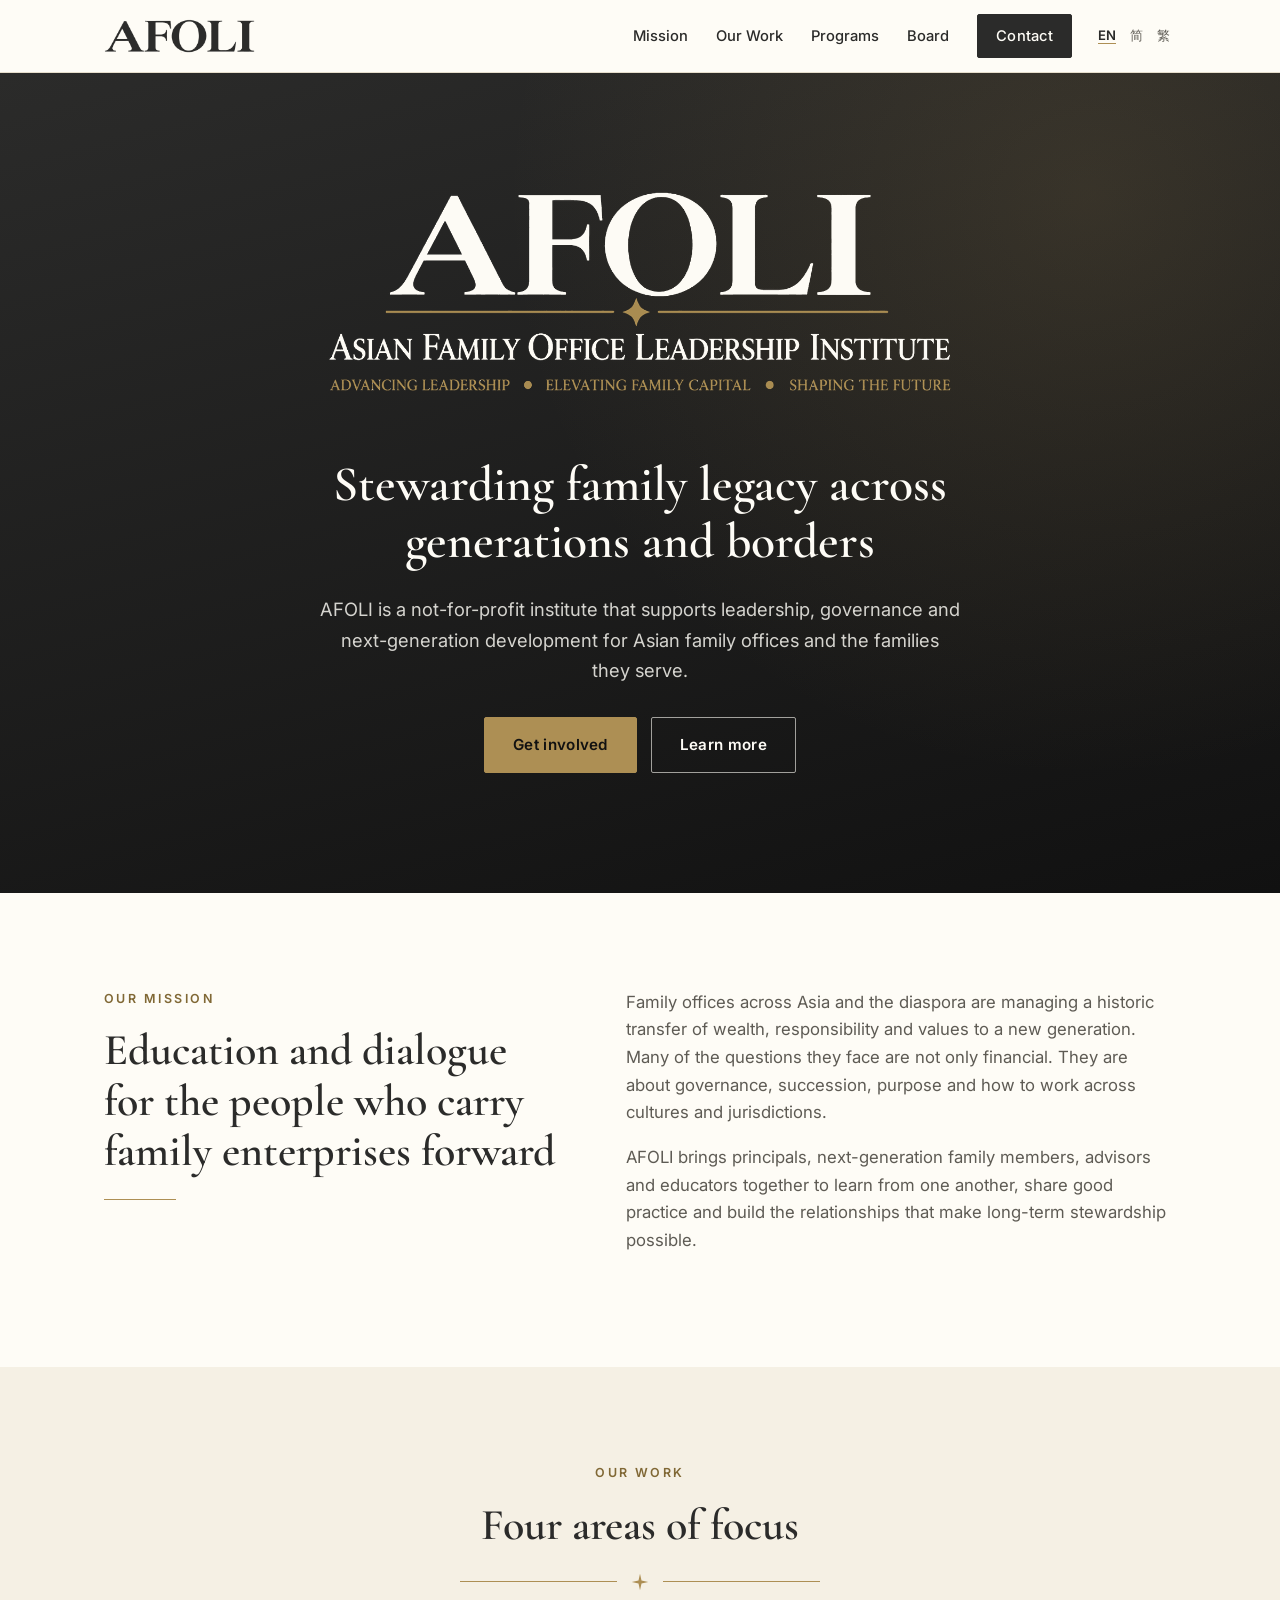
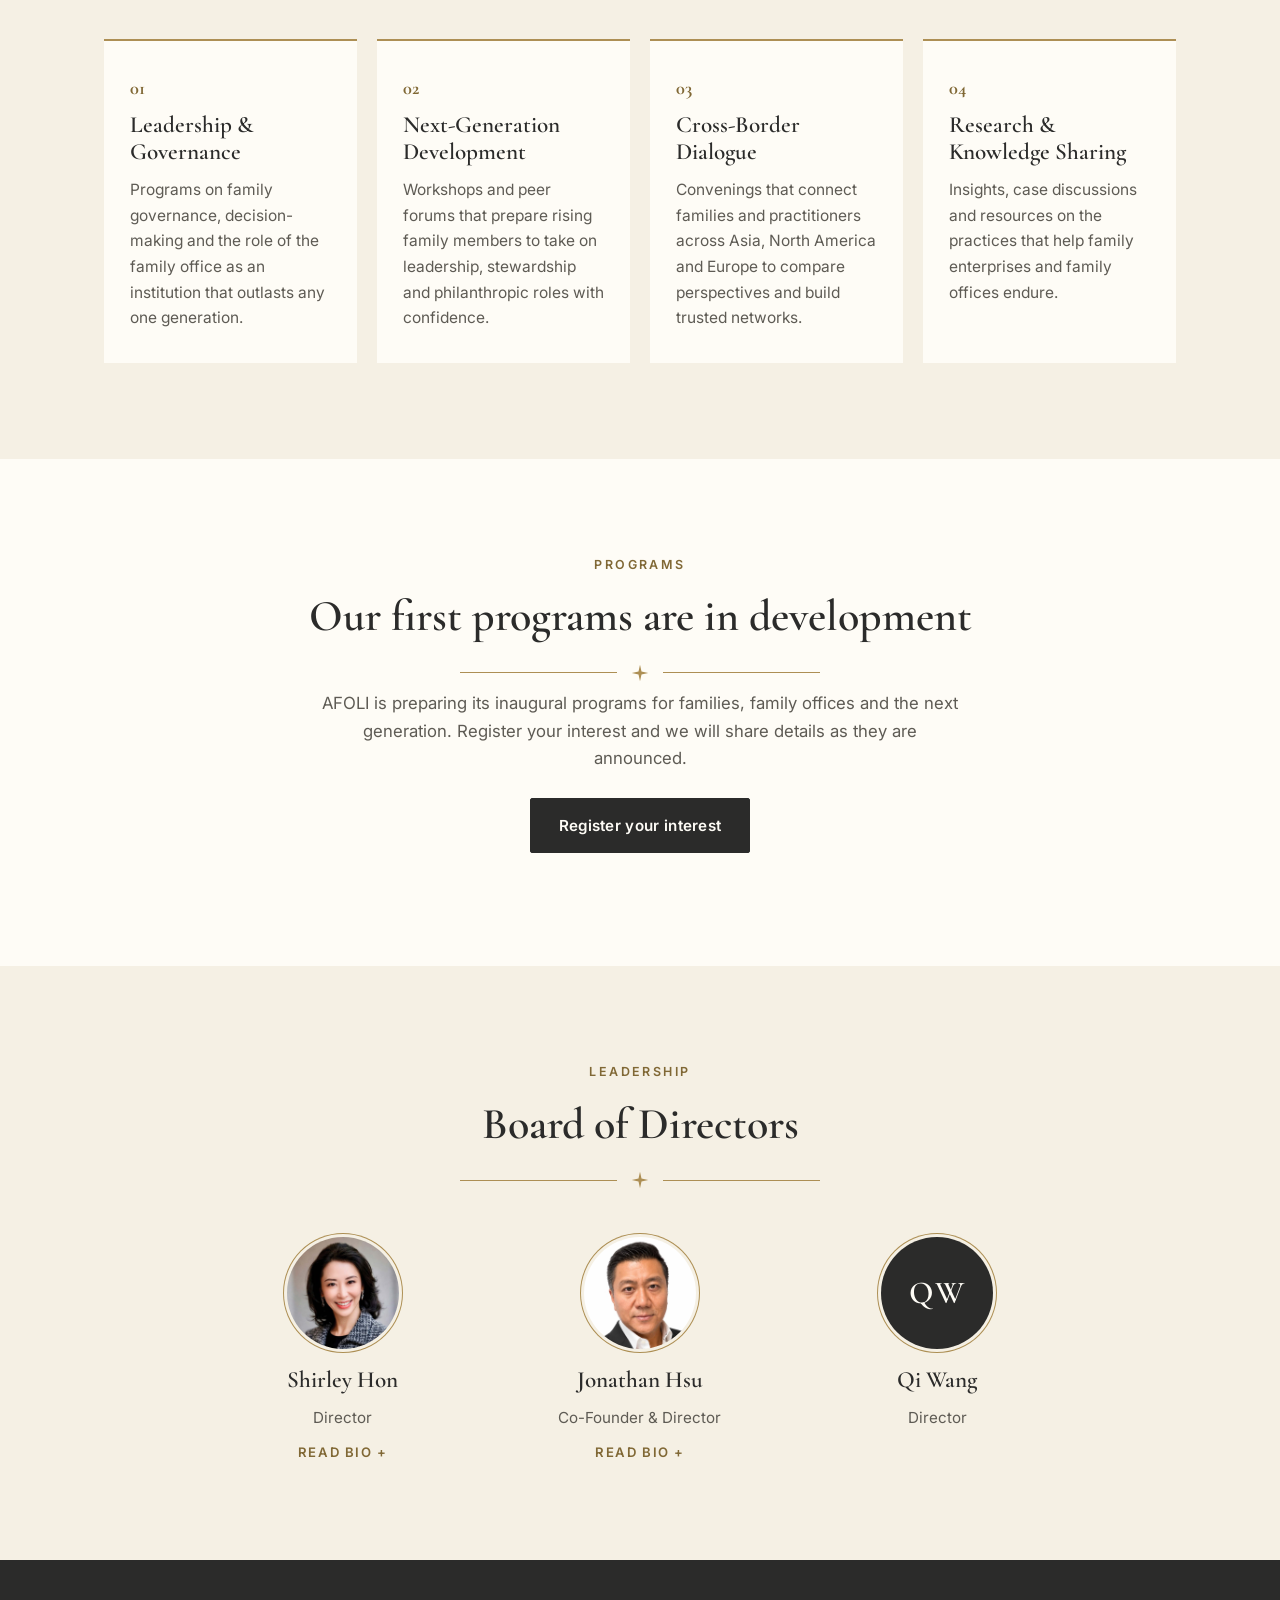
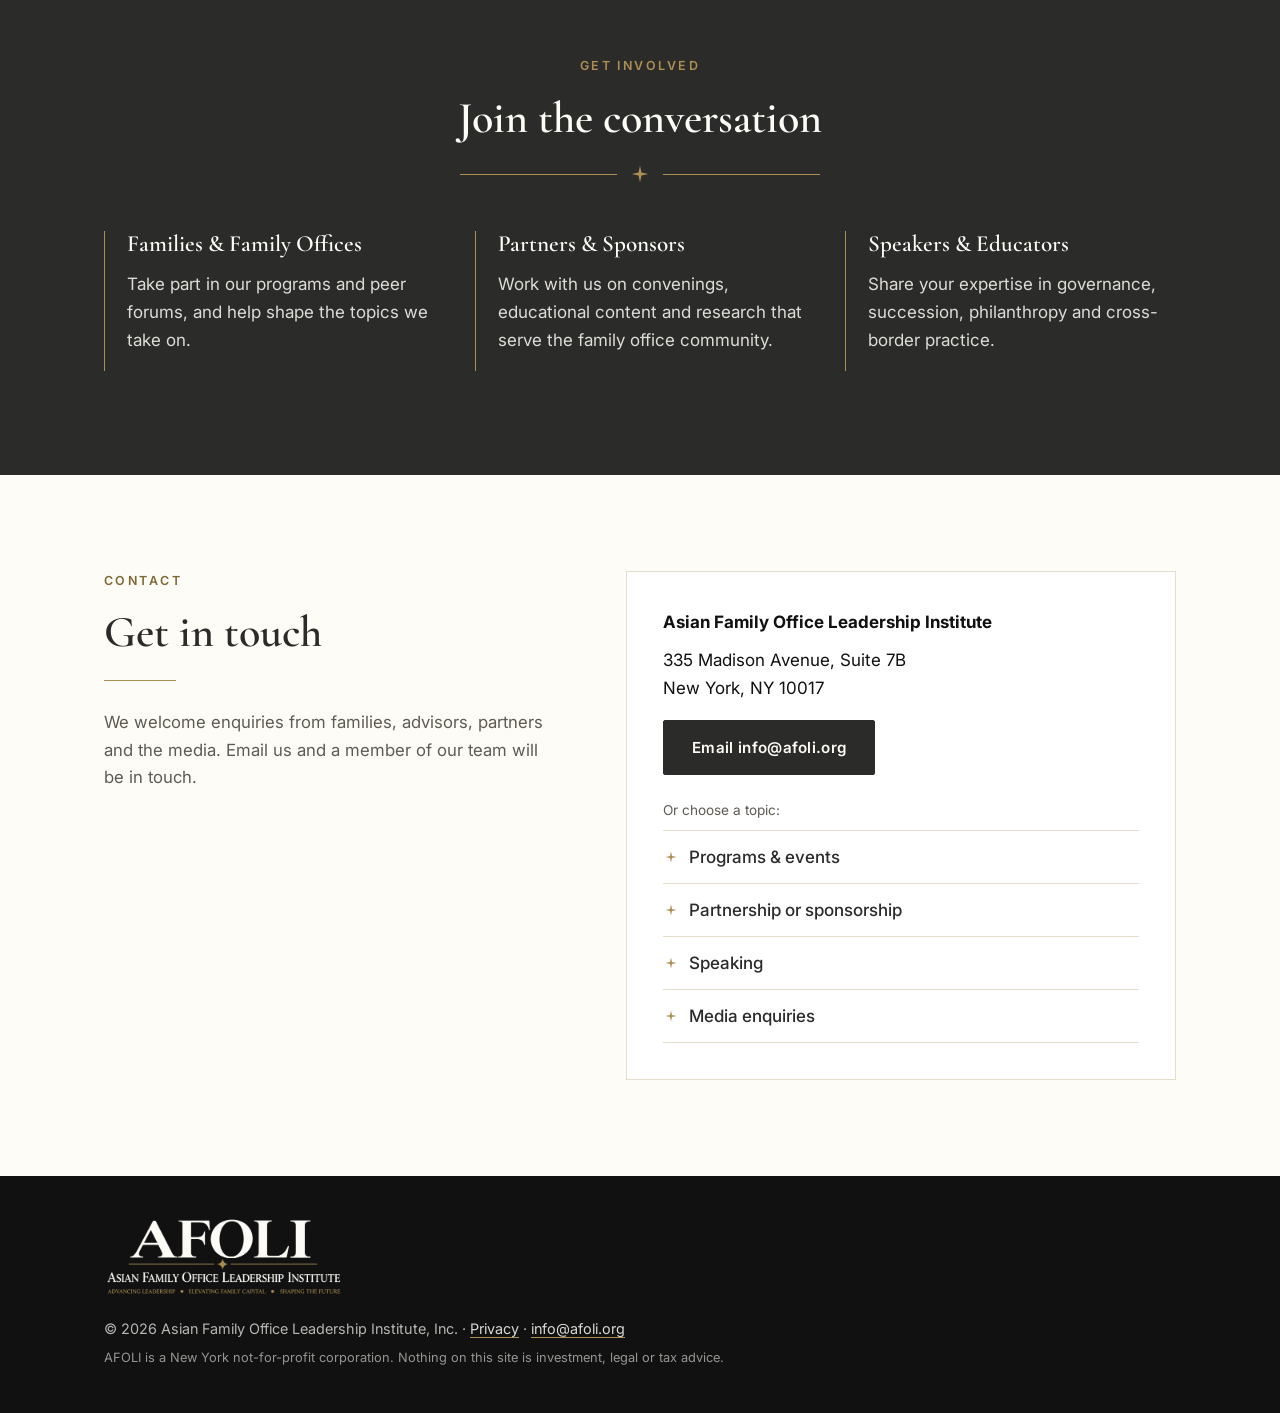
<file: index.html>
<!DOCTYPE html>
<html lang="en">
<head>
  <meta charset="UTF-8">
  <meta name="viewport" content="width=device-width, initial-scale=1.0">
  <title>AFOLI | Asian Family Office Leadership Institute</title>
  <meta name="description" content="The Asian Family Office Leadership Institute (AFOLI) is a New York not-for-profit dedicated to leadership education, next-generation development and cross-border dialogue for Asian family offices and the families they serve.">
  <meta name="theme-color" content="#2B2B2A">
  <link rel="canonical" href="https://www.afoli.org/">
  <link rel="alternate" hreflang="en" href="https://www.afoli.org/">
  <link rel="alternate" hreflang="zh-Hans" href="https://www.afoli.org/zh/">
  <link rel="alternate" hreflang="zh-Hant" href="https://www.afoli.org/zh-hant/">
  <link rel="alternate" hreflang="x-default" href="https://www.afoli.org/">
  <meta property="og:title" content="AFOLI | Asian Family Office Leadership Institute">
  <meta property="og:description" content="Advancing leadership, elevating family capital, shaping the future.">
  <meta property="og:url" content="https://www.afoli.org/">
  <meta property="og:type" content="website">
  <meta property="og:image" content="https://www.afoli.org/og-image.png">
  <meta property="og:image:width" content="1200">
  <meta property="og:image:height" content="630">
  <meta name="twitter:card" content="summary_large_image">
  <link rel="icon" type="image/svg+xml" href="favicon.svg">
  <link rel="apple-touch-icon" href="apple-touch-icon.png">
  <link rel="preconnect" href="https://fonts.googleapis.com">
  <link rel="preconnect" href="https://fonts.gstatic.com" crossorigin>
  <link href="https://fonts.googleapis.com/css2?family=Cormorant+Garamond:wght@500;600;700&family=Inter:wght@400;500;600&display=swap" rel="stylesheet">
  <link rel="stylesheet" href="styles.css">
  <script type="application/ld+json">
  {
    "@context": "https://schema.org",
    "@type": "NGO",
    "name": "Asian Family Office Leadership Institute",
    "alternateName": "AFOLI",
    "url": "https://www.afoli.org/",
    "logo": "https://www.afoli.org/logo.png",
    "email": "info@afoli.org",
    "slogan": "Advancing Leadership. Elevating Family Capital. Shaping the Future.",
    "address": {
      "@type": "PostalAddress",
      "streetAddress": "335 Madison Avenue, Suite 7B",
      "addressLocality": "New York",
      "addressRegion": "NY",
      "postalCode": "10017",
      "addressCountry": "US"
    }
  }
  </script>
</head>
<body>
  <a class="skip" href="#main">Skip to content</a>

  <header class="site-header" id="top">
    <div class="wrap nav">
      <a class="brand" href="#top" aria-label="AFOLI home">
        <img src="logo-wordmark.png" alt="AFOLI" width="151" height="34">
      </a>
      <button class="menu-toggle" aria-expanded="false" aria-controls="nav-links">Menu</button>
      <nav id="nav-links" class="nav-links" aria-label="Primary">
        <a href="#mission">Mission</a>
        <a href="#work">Our Work</a>
        <a href="#programs">Programs</a>
        <a href="#board">Board</a>
        <a class="btn btn-small" href="#contact">Contact</a>
        <span class="lang" aria-label="Language"><a href="/" aria-current="true" lang="en">EN</a><a href="/zh/" lang="zh-Hans">简</a><a href="/zh-hant/" lang="zh-Hant">繁</a></span>
      </nav>
    </div>
  </header>

  <main id="main">
    <section class="hero">
      <div class="wrap hero-inner">
        <img class="hero-logo" src="logo-light.png" alt="AFOLI, Asian Family Office Leadership Institute: Advancing Leadership, Elevating Family Capital, Shaping the Future" width="1200" height="406">
        <h1>Stewarding family legacy across generations and borders</h1>
        <p class="lede">AFOLI is a not-for-profit institute that supports leadership, governance and next-generation development for Asian family offices and the families they serve.</p>
        <div class="hero-actions">
          <a class="btn" href="#contact">Get involved</a>
          <a class="btn btn-ghost" href="#mission">Learn more</a>
        </div>
      </div>
    </section>

    <section id="mission" class="section">
      <div class="wrap two-col">
        <div>
          <p class="eyebrow">Our Mission</p>
          <h2>Education and dialogue for the people who carry family enterprises forward</h2>
          <div class="rule" aria-hidden="true"></div>
        </div>
        <div class="prose">
          <p>Family offices across Asia and the diaspora are managing a historic transfer of wealth, responsibility and values to a new generation. Many of the questions they face are not only financial. They are about governance, succession, purpose and how to work across cultures and jurisdictions.</p>
          <p>AFOLI brings principals, next-generation family members, advisors and educators together to learn from one another, share good practice and build the relationships that make long-term stewardship possible.</p>
        </div>
      </div>
    </section>

    <section id="work" class="section section-tint">
      <div class="wrap">
        <p class="eyebrow center">Our Work</p>
        <h2 class="center">Four areas of focus</h2>
        <div class="divider" aria-hidden="true"><span></span><svg viewBox="0 0 24 24"><path d="M12 1 L14 10 L23 12 L14 14 L12 23 L10 14 L1 12 L10 10 Z"/></svg><span></span></div>
        <div class="cards">
          <article class="card">
            <span class="card-num">01</span>
            <h3>Leadership &amp; Governance</h3>
            <p>Programs on family governance, decision-making and the role of the family office as an institution that outlasts any one generation.</p>
          </article>
          <article class="card">
            <span class="card-num">02</span>
            <h3>Next-Generation Development</h3>
            <p>Workshops and peer forums that prepare rising family members to take on leadership, stewardship and philanthropic roles with confidence.</p>
          </article>
          <article class="card">
            <span class="card-num">03</span>
            <h3>Cross-Border Dialogue</h3>
            <p>Convenings that connect families and practitioners across Asia, North America and Europe to compare perspectives and build trusted networks.</p>
          </article>
          <article class="card">
            <span class="card-num">04</span>
            <h3>Research &amp; Knowledge Sharing</h3>
            <p>Insights, case discussions and resources on the practices that help family enterprises and family offices endure.</p>
          </article>
        </div>
      </div>
    </section>

    <section id="programs" class="section">
      <div class="wrap programs">
        <p class="eyebrow center">Programs</p>
        <h2 class="center">Our first programs are in development</h2>
        <div class="divider" aria-hidden="true"><span></span><svg viewBox="0 0 24 24"><path d="M12 1 L14 10 L23 12 L14 14 L12 23 L10 14 L1 12 L10 10 Z"/></svg><span></span></div>
        <p class="prose center narrow">AFOLI is preparing its inaugural programs for families, family offices and the next generation. Register your interest and we will share details as they are announced.</p>
        <p class="center"><a class="btn btn-dark" href="#contact">Register your interest</a></p>
      </div>
    </section>

    <section id="board" class="section section-tint">
      <div class="wrap">
        <p class="eyebrow center">Leadership</p>
        <h2 class="center">Board of Directors</h2>
        <div class="divider" aria-hidden="true"><span></span><svg viewBox="0 0 24 24"><path d="M12 1 L14 10 L23 12 L14 14 L12 23 L10 14 L1 12 L10 10 Z"/></svg><span></span></div>
        <div class="board">
          <div class="person">
            <img class="avatar avatar-photo" src="shirley-hon.jpg" alt="Shirley Hon" width="480" height="480" loading="lazy">
            <h3>Shirley Hon</h3>
            <p>Director</p>
            <details class="bio">
              <summary>Read bio</summary>
              <p>Shirley Hon is the founder of GloboConsult, a New York-based independent advisory firm serving Asian family offices, and has spent more than a decade in the family office field.</p>
              <p>She began that work as chief of staff at a leading Hong Kong family office and later served as chief of staff for a Southeast Asian family office establishing its presence on Wall Street. Earlier, she built the China platform of the United Nations Global Compact as head of external relations.</p>
              <p>Shirley speaks on family governance and cross-border development for Asian families at venues including the Harvard Club of New York, NYU and Cornell University.</p>
            </details>
          </div>
          <div class="person">
            <img class="avatar avatar-photo" src="jonathan-hsu.jpg" alt="Jonathan Hsu" width="480" height="480" loading="lazy">
            <h3>Jonathan Hsu</h3>
            <p>Co-Founder &amp; Director</p>
            <details class="bio">
              <summary>Read bio</summary>
              <p>Jonathan Hsu is a co-founder of AFOLI, with decades of experience spanning executive leadership, investor relations, international business development and global event management.</p>
              <p>He previously held executive leadership roles with Shin Kong Financial Holdings and IMM International, the Taipei-headquartered organization behind the International Dragon Award, and played a key role in establishing and expanding the Registered Financial Consultant (RFC&reg;) designation across Taiwan, Mainland China, Hong Kong and Macau.</p>
              <p>Through AFOLI, Jonathan is committed to building enduring relationships across borders and creating platforms that foster meaningful long-term collaboration.</p>
            </details>
          </div>
          <div class="person">
            <div class="avatar" aria-hidden="true">QW</div>
            <h3>Qi Wang</h3>
            <p>Director</p>
          </div>
        </div>
      </div>
    </section>

    <section id="involved" class="section section-dark">
      <div class="wrap">
        <p class="eyebrow center">Get Involved</p>
        <h2 class="center">Join the conversation</h2>
        <div class="divider" aria-hidden="true"><span></span><svg viewBox="0 0 24 24"><path d="M12 1 L14 10 L23 12 L14 14 L12 23 L10 14 L1 12 L10 10 Z"/></svg><span></span></div>
        <div class="involve">
          <div>
            <h3>Families &amp; Family Offices</h3>
            <p>Take part in our programs and peer forums, and help shape the topics we take on.</p>
          </div>
          <div>
            <h3>Partners &amp; Sponsors</h3>
            <p>Work with us on convenings, educational content and research that serve the family office community.</p>
          </div>
          <div>
            <h3>Speakers &amp; Educators</h3>
            <p>Share your expertise in governance, succession, philanthropy and cross-border practice.</p>
          </div>
        </div>
      </div>
    </section>

    <section id="contact" class="section">
      <div class="wrap two-col">
        <div>
          <p class="eyebrow">Contact</p>
          <h2>Get in touch</h2>
          <div class="rule" aria-hidden="true"></div>
          <p class="prose">We welcome enquiries from families, advisors, partners and the media. Email us and a member of our team will be in touch.</p>
        </div>
        <div class="contact-panel">
          <address class="contact-card">
            <p><strong>Asian Family Office Leadership Institute</strong></p>
            <p>335 Madison Avenue, Suite 7B<br>New York, NY 10017</p>
          </address>
          <p><a class="btn btn-dark" href="mailto:info@afoli.org">Email info@afoli.org</a></p>
          <p class="topics-lead">Or choose a topic:</p>
          <ul class="topics">
              <li><a href="mailto:info@afoli.org?subject=Programs%20%26%20events"><svg viewBox="0 0 24 24" aria-hidden="true"><path d="M12 1 L14 10 L23 12 L14 14 L12 23 L10 14 L1 12 L10 10 Z"/></svg><span>Programs &amp; events</span></a></li>
              <li><a href="mailto:info@afoli.org?subject=Partnership%20or%20sponsorship"><svg viewBox="0 0 24 24" aria-hidden="true"><path d="M12 1 L14 10 L23 12 L14 14 L12 23 L10 14 L1 12 L10 10 Z"/></svg><span>Partnership or sponsorship</span></a></li>
              <li><a href="mailto:info@afoli.org?subject=Speaking"><svg viewBox="0 0 24 24" aria-hidden="true"><path d="M12 1 L14 10 L23 12 L14 14 L12 23 L10 14 L1 12 L10 10 Z"/></svg><span>Speaking</span></a></li>
              <li><a href="mailto:info@afoli.org?subject=Media%20enquiry"><svg viewBox="0 0 24 24" aria-hidden="true"><path d="M12 1 L14 10 L23 12 L14 14 L12 23 L10 14 L1 12 L10 10 Z"/></svg><span>Media enquiries</span></a></li>
          </ul>
        </div>
      </div>
    </section>
  </main>

  <footer class="site-footer">
    <div class="wrap footer-inner">
      <img class="footer-logo" src="logo-light.png" alt="AFOLI" width="240" height="81">
      <p>&copy; <span id="year">2026</span> Asian Family Office Leadership Institute, Inc. &middot; <a href="privacy.html">Privacy</a> &middot; <a href="mailto:info@afoli.org">info@afoli.org</a></p>
      <p class="small">AFOLI is a New York not-for-profit corporation. Nothing on this site is investment, legal or tax advice.</p>
    </div>
  </footer>

  <script>
    (function () {
      var btn = document.querySelector('.menu-toggle');
      var links = document.getElementById('nav-links');
      btn.addEventListener('click', function () {
        var open = links.classList.toggle('open');
        btn.setAttribute('aria-expanded', open ? 'true' : 'false');
      });
      links.addEventListener('click', function (e) {
        if (e.target.tagName === 'A') { links.classList.remove('open'); btn.setAttribute('aria-expanded', 'false'); }
      });
      document.getElementById('year').textContent = new Date().getFullYear();
    })();
  </script>
</body>
</html>
</file>
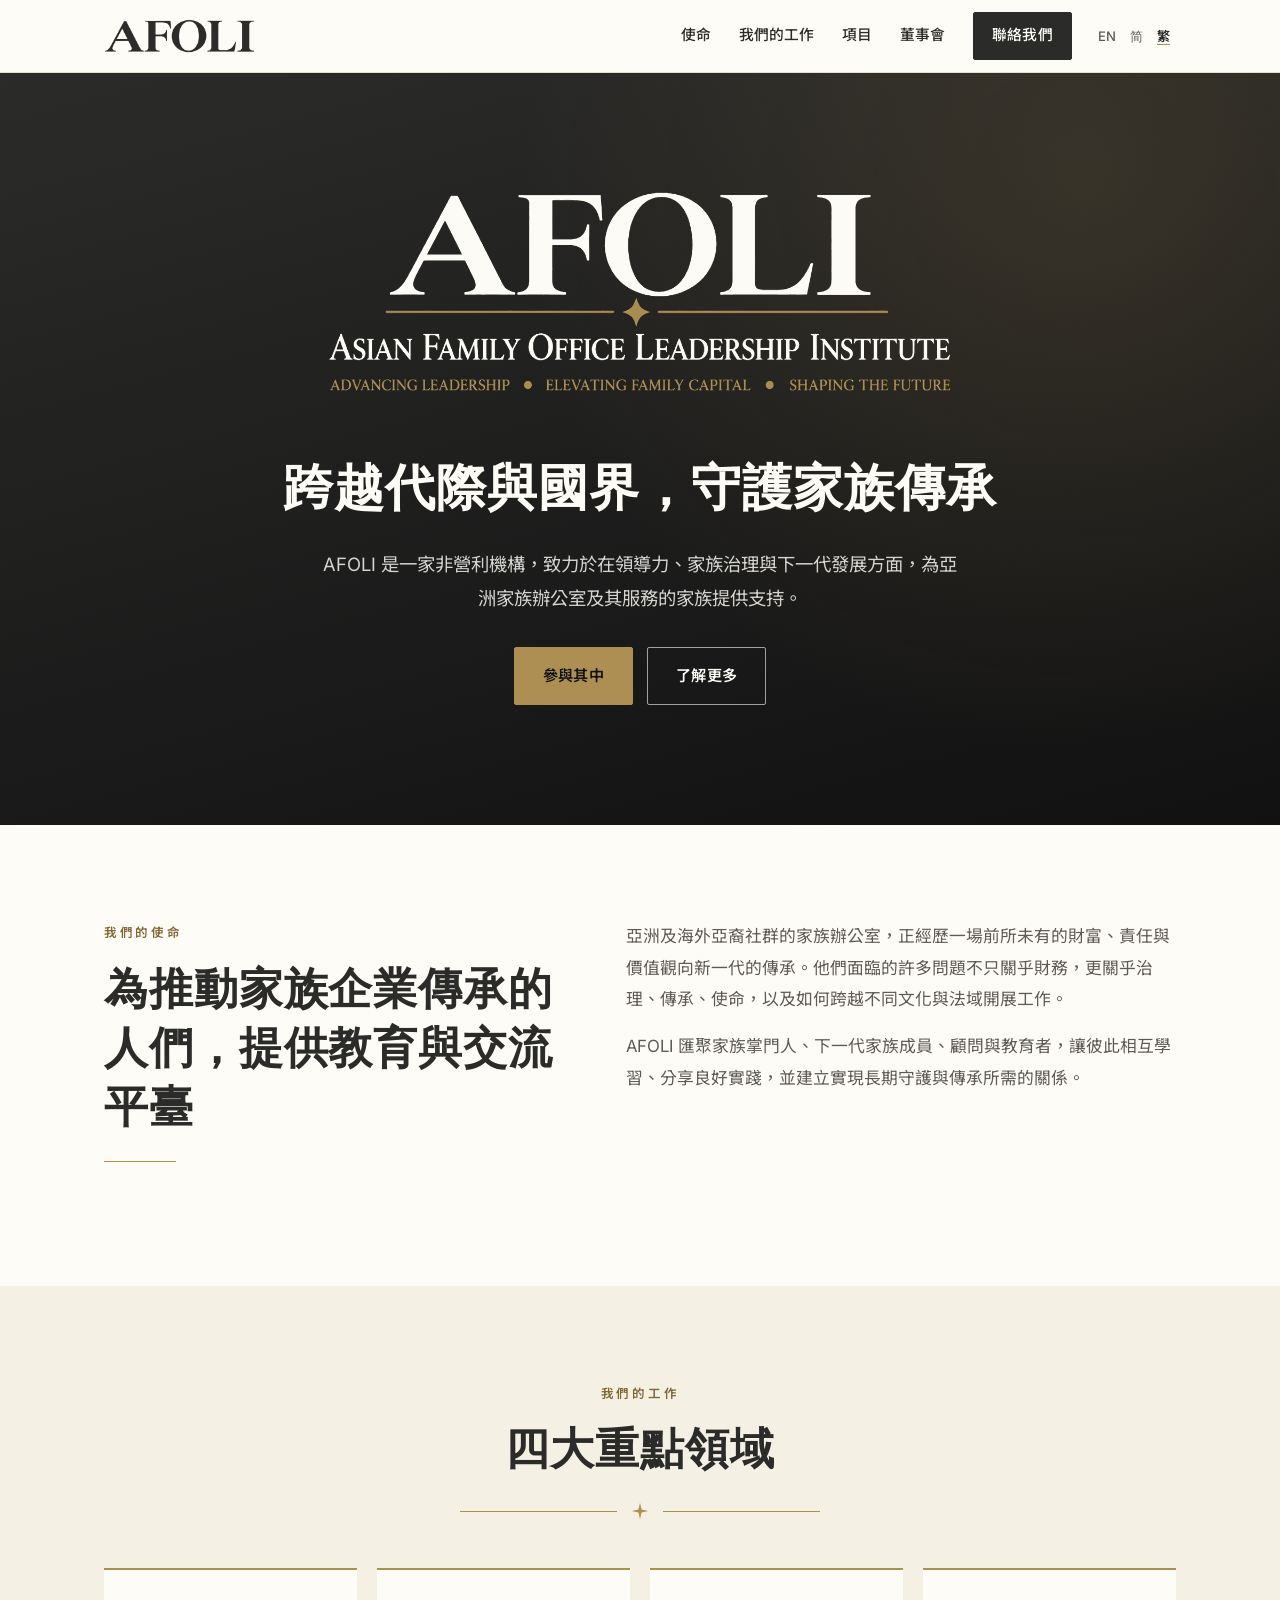
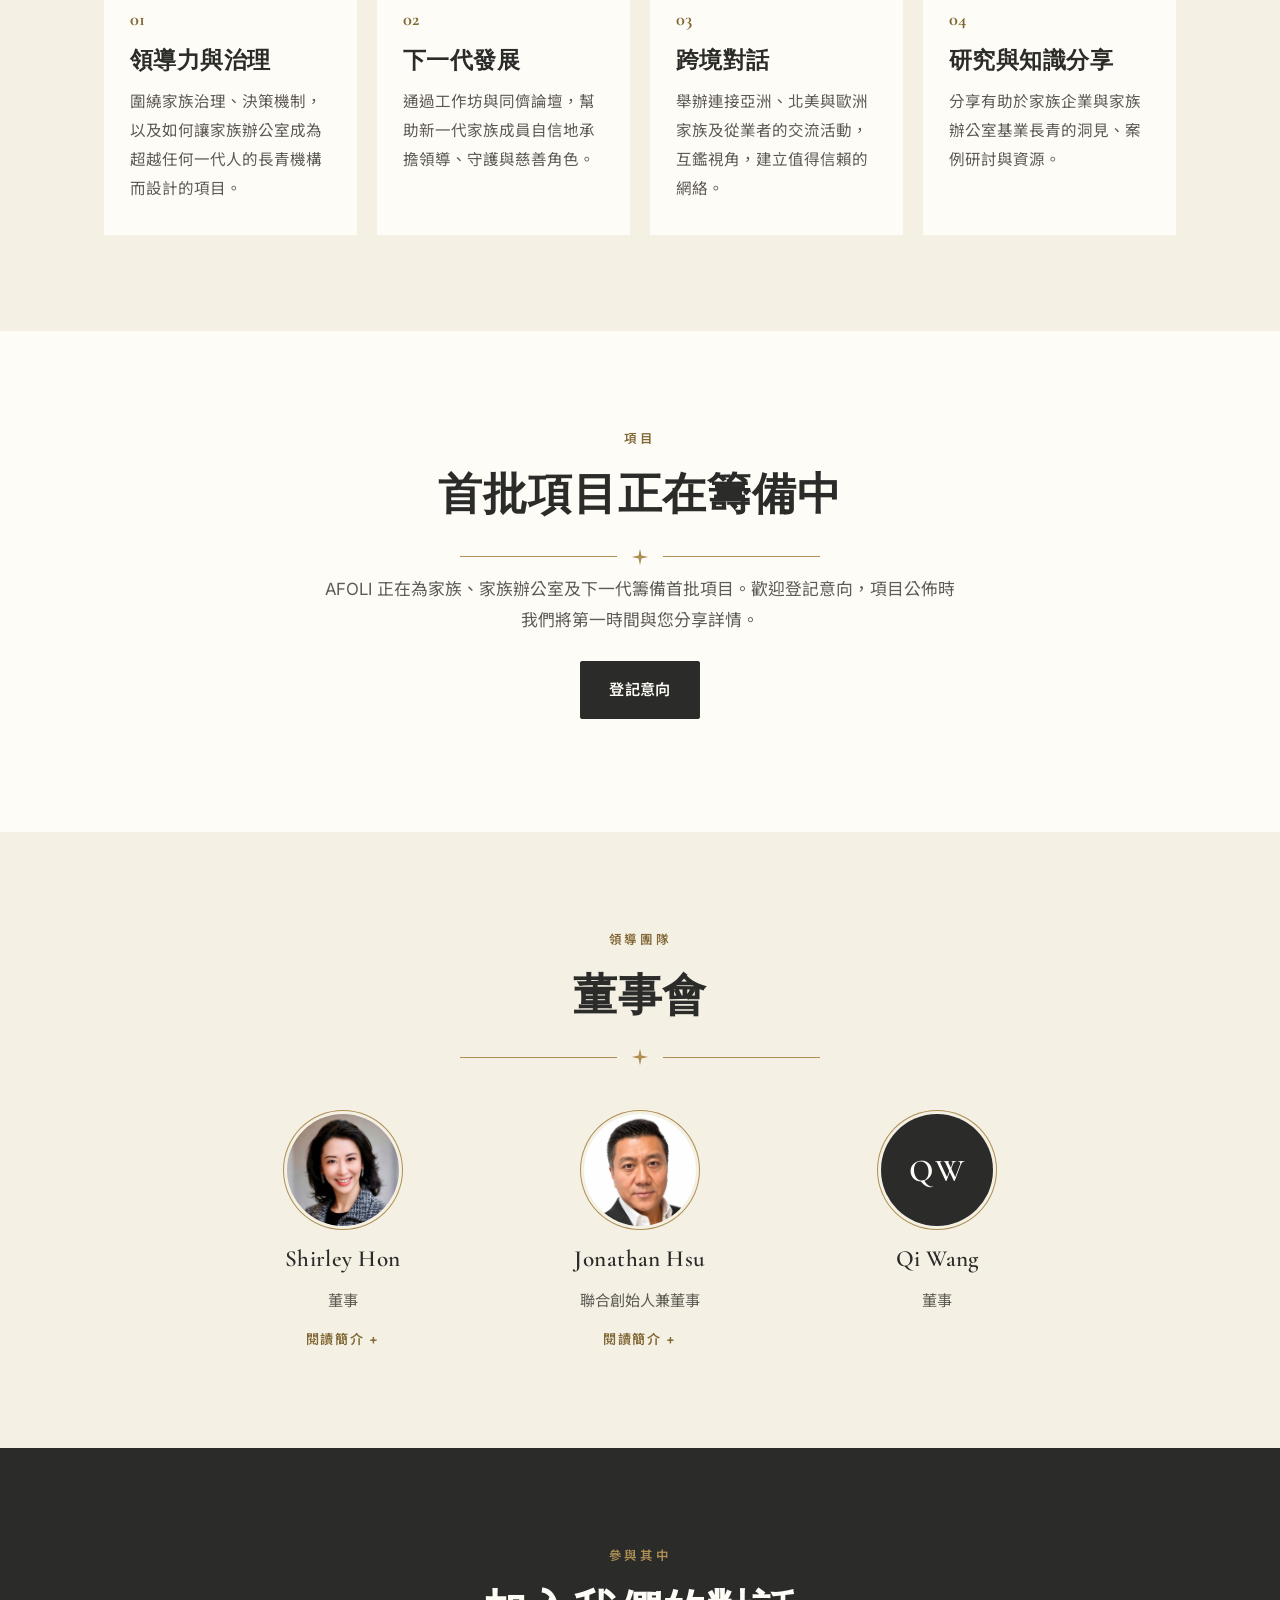
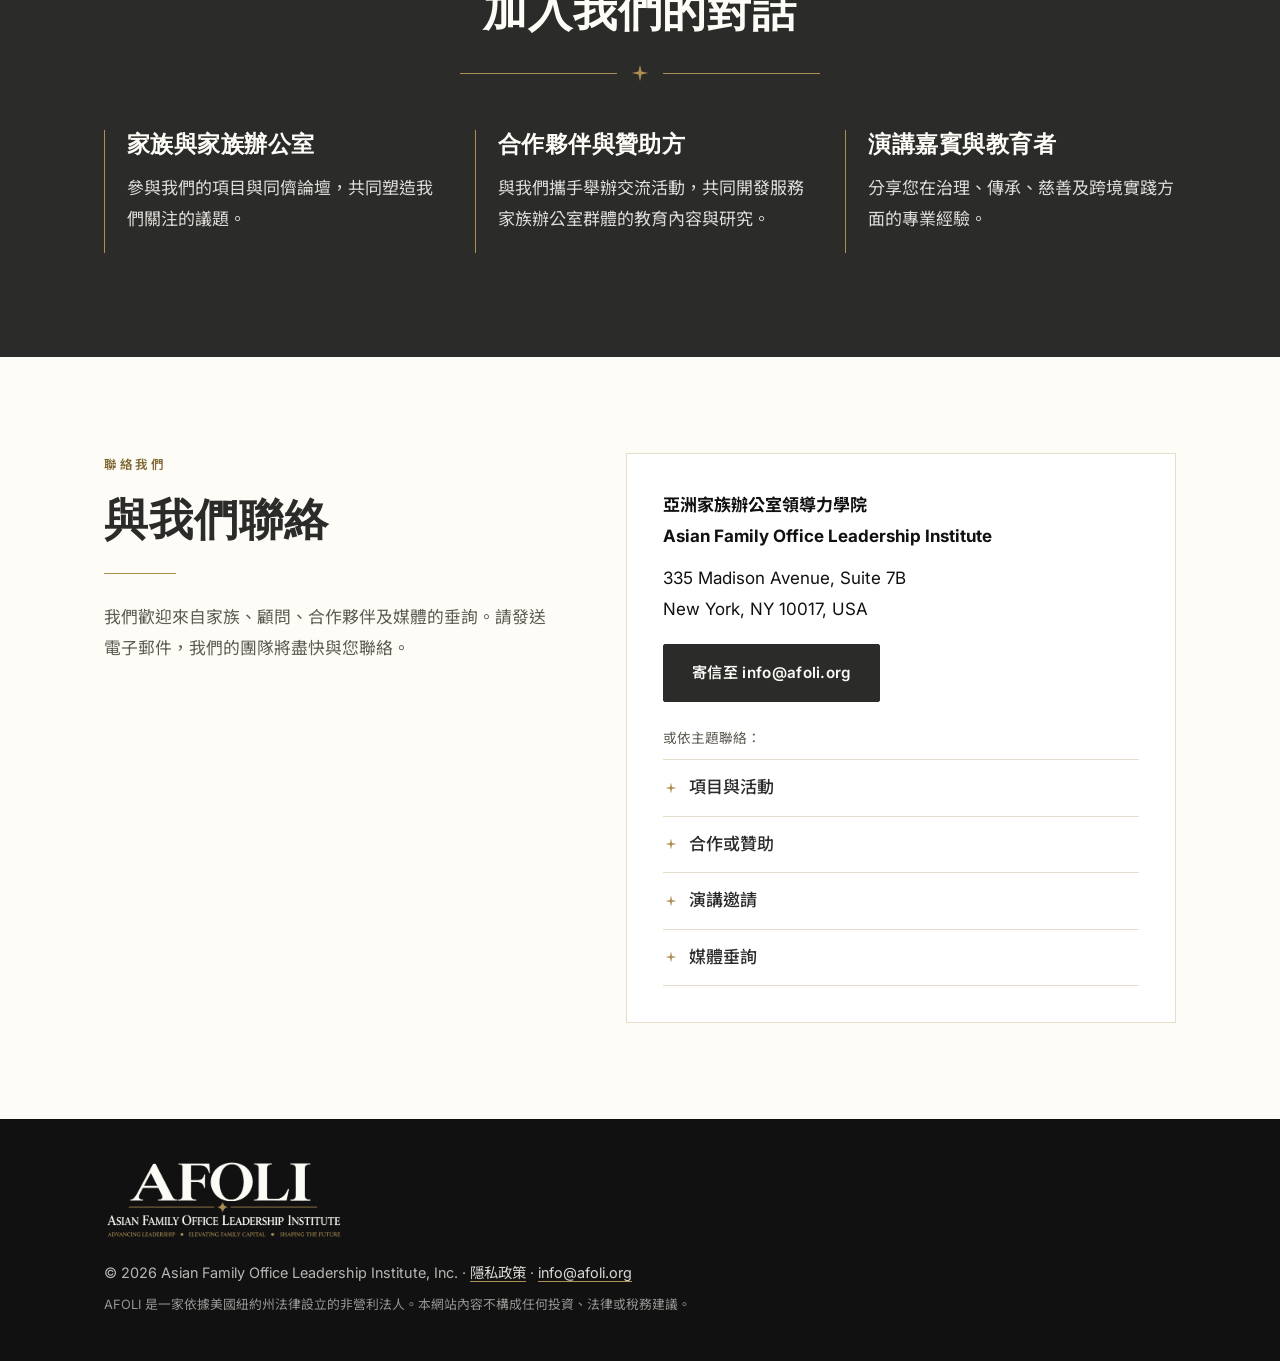
<file: zh-hant/index.html>
<!DOCTYPE html>
<html lang="zh-Hant">
<head>
  <meta charset="UTF-8">
  <meta name="viewport" content="width=device-width, initial-scale=1.0">
  <title>AFOLI | 亞洲家族辦公室領導力學院</title>
  <meta name="description" content="亞洲家族辦公室領導力學院（AFOLI）是一家位於紐約的非營利機構，致力於為亞洲家族辦公室及其服務的家族提供領導力教育、下一代發展與跨境交流。">
  <meta name="theme-color" content="#2B2B2A">
  <link rel="canonical" href="https://www.afoli.org/zh-hant/">
  <link rel="alternate" hreflang="en" href="https://www.afoli.org/">
  <link rel="alternate" hreflang="zh-Hans" href="https://www.afoli.org/zh/">
  <link rel="alternate" hreflang="zh-Hant" href="https://www.afoli.org/zh-hant/">
  <link rel="alternate" hreflang="x-default" href="https://www.afoli.org/">
  <meta property="og:title" content="AFOLI | 亞洲家族辦公室領導力學院">
  <meta property="og:description" content="引領領導力，提升家族資本，共創未來。">
  <meta property="og:url" content="https://www.afoli.org/zh-hant/">
  <meta property="og:type" content="website">
  <meta property="og:locale" content="zh_TW">
  <meta property="og:image" content="https://www.afoli.org/og-image.png">
  <meta property="og:image:width" content="1200">
  <meta property="og:image:height" content="630">
  <meta name="twitter:card" content="summary_large_image">
  <link rel="icon" type="image/svg+xml" href="../favicon.svg">
  <link rel="apple-touch-icon" href="../apple-touch-icon.png">
  <link rel="preconnect" href="https://fonts.googleapis.com">
  <link rel="preconnect" href="https://fonts.gstatic.com" crossorigin>
  <link href="https://fonts.googleapis.com/css2?family=Cormorant+Garamond:wght@500;600;700&family=Inter:wght@400;500;600&family=Noto+Sans+TC:wght@400;500;600&family=Noto+Serif+TC:wght@600;700&display=swap" rel="stylesheet">
  <link rel="stylesheet" href="../styles.css">
</head>
<body>
  <a class="skip" href="#main">跳至正文</a>

  <header class="site-header" id="top">
    <div class="wrap nav">
      <a class="brand" href="#top" aria-label="AFOLI 首頁">
        <img src="../logo-wordmark.png" alt="AFOLI" width="151" height="34">
      </a>
      <button class="menu-toggle" aria-expanded="false" aria-controls="nav-links">選單</button>
      <nav id="nav-links" class="nav-links" aria-label="主導航">
        <a href="#mission">使命</a>
        <a href="#work">我們的工作</a>
        <a href="#programs">項目</a>
        <a href="#board">董事會</a>
        <a class="btn btn-small" href="#contact">聯絡我們</a>
        <span class="lang" aria-label="語言"><a href="/" lang="en">EN</a><a href="/zh/" lang="zh-Hans">简</a><a href="/zh-hant/" aria-current="true" lang="zh-Hant">繁</a></span>
      </nav>
    </div>
  </header>

  <main id="main">
    <section class="hero">
      <div class="wrap hero-inner">
        <img class="hero-logo" src="../logo-light.png" alt="AFOLI 亞洲家族辦公室領導力學院" width="1200" height="406">
        <h1>跨越代際與國界，守護家族傳承</h1>
        <p class="lede">AFOLI 是一家非營利機構，致力於在領導力、家族治理與下一代發展方面，為亞洲家族辦公室及其服務的家族提供支持。</p>
        <div class="hero-actions">
          <a class="btn" href="#contact">參與其中</a>
          <a class="btn btn-ghost" href="#mission">了解更多</a>
        </div>
      </div>
    </section>

    <section id="mission" class="section">
      <div class="wrap two-col">
        <div>
          <p class="eyebrow">我們的使命</p>
          <h2>為推動家族企業傳承的人們，提供教育與交流平臺</h2>
          <div class="rule" aria-hidden="true"></div>
        </div>
        <div class="prose">
          <p>亞洲及海外亞裔社群的家族辦公室，正經歷一場前所未有的財富、責任與價值觀向新一代的傳承。他們面臨的許多問題不只關乎財務，更關乎治理、傳承、使命，以及如何跨越不同文化與法域開展工作。</p>
          <p>AFOLI 匯聚家族掌門人、下一代家族成員、顧問與教育者，讓彼此相互學習、分享良好實踐，並建立實現長期守護與傳承所需的關係。</p>
        </div>
      </div>
    </section>

    <section id="work" class="section section-tint">
      <div class="wrap">
        <p class="eyebrow center">我們的工作</p>
        <h2 class="center">四大重點領域</h2>
        <div class="divider" aria-hidden="true"><span></span><svg viewBox="0 0 24 24"><path d="M12 1 L14 10 L23 12 L14 14 L12 23 L10 14 L1 12 L10 10 Z"/></svg><span></span></div>
        <div class="cards">
          <article class="card">
            <span class="card-num">01</span>
            <h3>領導力與治理</h3>
            <p>圍繞家族治理、決策機制，以及如何讓家族辦公室成為超越任何一代人的長青機構而設計的項目。</p>
          </article>
          <article class="card">
            <span class="card-num">02</span>
            <h3>下一代發展</h3>
            <p>通過工作坊與同儕論壇，幫助新一代家族成員自信地承擔領導、守護與慈善角色。</p>
          </article>
          <article class="card">
            <span class="card-num">03</span>
            <h3>跨境對話</h3>
            <p>舉辦連接亞洲、北美與歐洲家族及從業者的交流活動，互鑑視角，建立值得信賴的網絡。</p>
          </article>
          <article class="card">
            <span class="card-num">04</span>
            <h3>研究與知識分享</h3>
            <p>分享有助於家族企業與家族辦公室基業長青的洞見、案例研討與資源。</p>
          </article>
        </div>
      </div>
    </section>

    <section id="programs" class="section">
      <div class="wrap programs">
        <p class="eyebrow center">項目</p>
        <h2 class="center">首批項目正在籌備中</h2>
        <div class="divider" aria-hidden="true"><span></span><svg viewBox="0 0 24 24"><path d="M12 1 L14 10 L23 12 L14 14 L12 23 L10 14 L1 12 L10 10 Z"/></svg><span></span></div>
        <p class="prose center narrow">AFOLI 正在為家族、家族辦公室及下一代籌備首批項目。歡迎登記意向，項目公佈時我們將第一時間與您分享詳情。</p>
        <p class="center"><a class="btn btn-dark" href="#contact">登記意向</a></p>
      </div>
    </section>

    <section id="board" class="section section-tint">
      <div class="wrap">
        <p class="eyebrow center">領導團隊</p>
        <h2 class="center">董事會</h2>
        <div class="divider" aria-hidden="true"><span></span><svg viewBox="0 0 24 24"><path d="M12 1 L14 10 L23 12 L14 14 L12 23 L10 14 L1 12 L10 10 Z"/></svg><span></span></div>
        <div class="board">
          <div class="person">
            <img class="avatar avatar-photo" src="../shirley-hon.jpg" alt="Shirley Hon" width="480" height="480" loading="lazy">
            <h3>Shirley Hon</h3>
            <p>董事</p>
            <details class="bio">
              <summary>閱讀簡介</summary>
              <p>Shirley Hon 是 GloboConsult 的創始人。GloboConsult 是一家總部位於紐約、專注服務亞洲家族辦公室的獨立顧問公司。她在家族辦公室領域深耕逾十年。</p>
              <p>她曾在香港一家知名家族辦公室擔任幕僚長，後又出任一家東南亞家族辦公室進駐華爾街時的幕僚長。此前，她曾擔任聯合國全球契約（UN Global Compact）對外關係負責人，負責搭建其中國平臺。</p>
              <p>她經常在紐約哈佛俱樂部、紐約大學及康奈爾大學等場合，就家族治理與亞洲家族的跨境發展發表演講。</p>
            </details>
          </div>
          <div class="person">
            <img class="avatar avatar-photo" src="../jonathan-hsu.jpg" alt="Jonathan Hsu" width="480" height="480" loading="lazy">
            <h3>Jonathan Hsu</h3>
            <p>聯合創始人兼董事</p>
            <details class="bio">
              <summary>閱讀簡介</summary>
              <p>Jonathan Hsu 是 AFOLI 聯合創始人，在高階領導、投資者關係、國際業務拓展及全球活動管理方面擁有數十年經驗。</p>
              <p>他曾在新光金融控股及 IMM International 擔任高階主管。IMM International 總部位於台北，是「國際龍獎」（IDA）的主辦機構。他還在推動 Registered Financial Consultant（RFC&reg;）認證於台灣、中國大陸、香港及澳門的建立與拓展中發揮了關鍵作用。</p>
              <p>通過 AFOLI，Jonathan 致力於建立跨越國界的長久關係，打造促進長期深度合作的平臺。</p>
            </details>
          </div>
          <div class="person">
            <div class="avatar" aria-hidden="true">QW</div>
            <h3>Qi Wang</h3>
            <p>董事</p>
          </div>
        </div>
      </div>
    </section>

    <section id="involved" class="section section-dark">
      <div class="wrap">
        <p class="eyebrow center">參與其中</p>
        <h2 class="center">加入我們的對話</h2>
        <div class="divider" aria-hidden="true"><span></span><svg viewBox="0 0 24 24"><path d="M12 1 L14 10 L23 12 L14 14 L12 23 L10 14 L1 12 L10 10 Z"/></svg><span></span></div>
        <div class="involve">
          <div>
            <h3>家族與家族辦公室</h3>
            <p>參與我們的項目與同儕論壇，共同塑造我們關注的議題。</p>
          </div>
          <div>
            <h3>合作夥伴與贊助方</h3>
            <p>與我們攜手舉辦交流活動，共同開發服務家族辦公室群體的教育內容與研究。</p>
          </div>
          <div>
            <h3>演講嘉賓與教育者</h3>
            <p>分享您在治理、傳承、慈善及跨境實踐方面的專業經驗。</p>
          </div>
        </div>
      </div>
    </section>

    <section id="contact" class="section">
      <div class="wrap two-col">
        <div>
          <p class="eyebrow">聯絡我們</p>
          <h2>與我們聯絡</h2>
          <div class="rule" aria-hidden="true"></div>
          <p class="prose">我們歡迎來自家族、顧問、合作夥伴及媒體的垂詢。請發送電子郵件，我們的團隊將盡快與您聯絡。</p>
        </div>
        <div class="contact-panel">
          <address class="contact-card">
            <p><strong>亞洲家族辦公室領導力學院<br>Asian Family Office Leadership Institute</strong></p>
            <p>335 Madison Avenue, Suite 7B<br>New York, NY 10017, USA</p>
          </address>
          <p><a class="btn btn-dark" href="mailto:info@afoli.org">寄信至 info@afoli.org</a></p>
          <p class="topics-lead">或依主題聯絡：</p>
          <ul class="topics">
              <li><a href="mailto:info@afoli.org?subject=Programs%20%26%20events"><svg viewBox="0 0 24 24" aria-hidden="true"><path d="M12 1 L14 10 L23 12 L14 14 L12 23 L10 14 L1 12 L10 10 Z"/></svg><span>項目與活動</span></a></li>
              <li><a href="mailto:info@afoli.org?subject=Partnership%20or%20sponsorship"><svg viewBox="0 0 24 24" aria-hidden="true"><path d="M12 1 L14 10 L23 12 L14 14 L12 23 L10 14 L1 12 L10 10 Z"/></svg><span>合作或贊助</span></a></li>
              <li><a href="mailto:info@afoli.org?subject=Speaking"><svg viewBox="0 0 24 24" aria-hidden="true"><path d="M12 1 L14 10 L23 12 L14 14 L12 23 L10 14 L1 12 L10 10 Z"/></svg><span>演講邀請</span></a></li>
              <li><a href="mailto:info@afoli.org?subject=Media%20enquiry"><svg viewBox="0 0 24 24" aria-hidden="true"><path d="M12 1 L14 10 L23 12 L14 14 L12 23 L10 14 L1 12 L10 10 Z"/></svg><span>媒體垂詢</span></a></li>
          </ul>
        </div>
      </div>
    </section>
  </main>

  <footer class="site-footer">
    <div class="wrap footer-inner">
      <img class="footer-logo" src="../logo-light.png" alt="AFOLI" width="240" height="81">
      <p>&copy; <span id="year">2026</span> Asian Family Office Leadership Institute, Inc. &middot; <a href="../privacy.html">隱私政策</a> &middot; <a href="mailto:info@afoli.org">info@afoli.org</a></p>
      <p class="small">AFOLI 是一家依據美國紐約州法律設立的非營利法人。本網站內容不構成任何投資、法律或稅務建議。</p>
    </div>
  </footer>

  <script>
    (function () {
      var btn = document.querySelector('.menu-toggle');
      var links = document.getElementById('nav-links');
      btn.addEventListener('click', function () {
        var open = links.classList.toggle('open');
        btn.setAttribute('aria-expanded', open ? 'true' : 'false');
      });
      links.addEventListener('click', function (e) {
        if (e.target.tagName === 'A') { links.classList.remove('open'); btn.setAttribute('aria-expanded', 'false'); }
      });
      document.getElementById('year').textContent = new Date().getFullYear();
    })();
  </script>
</body>
</html>
</file>
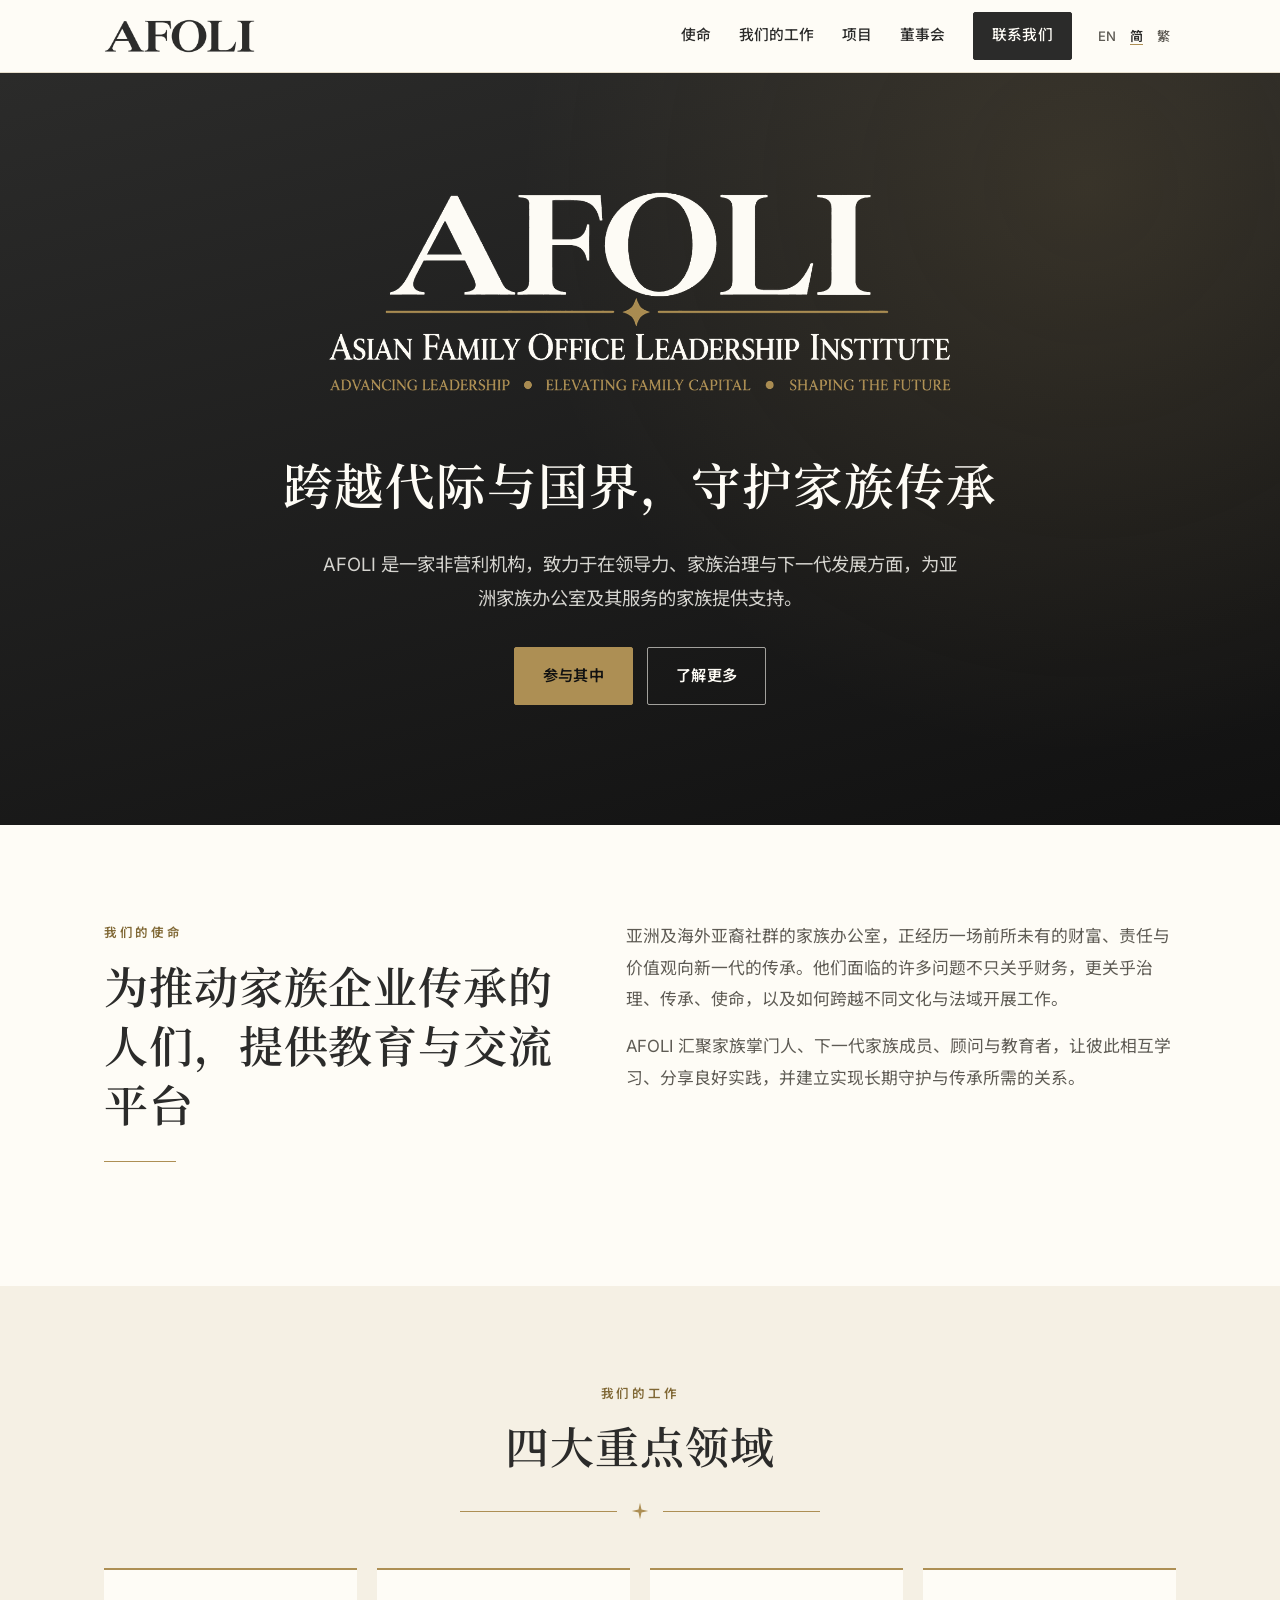
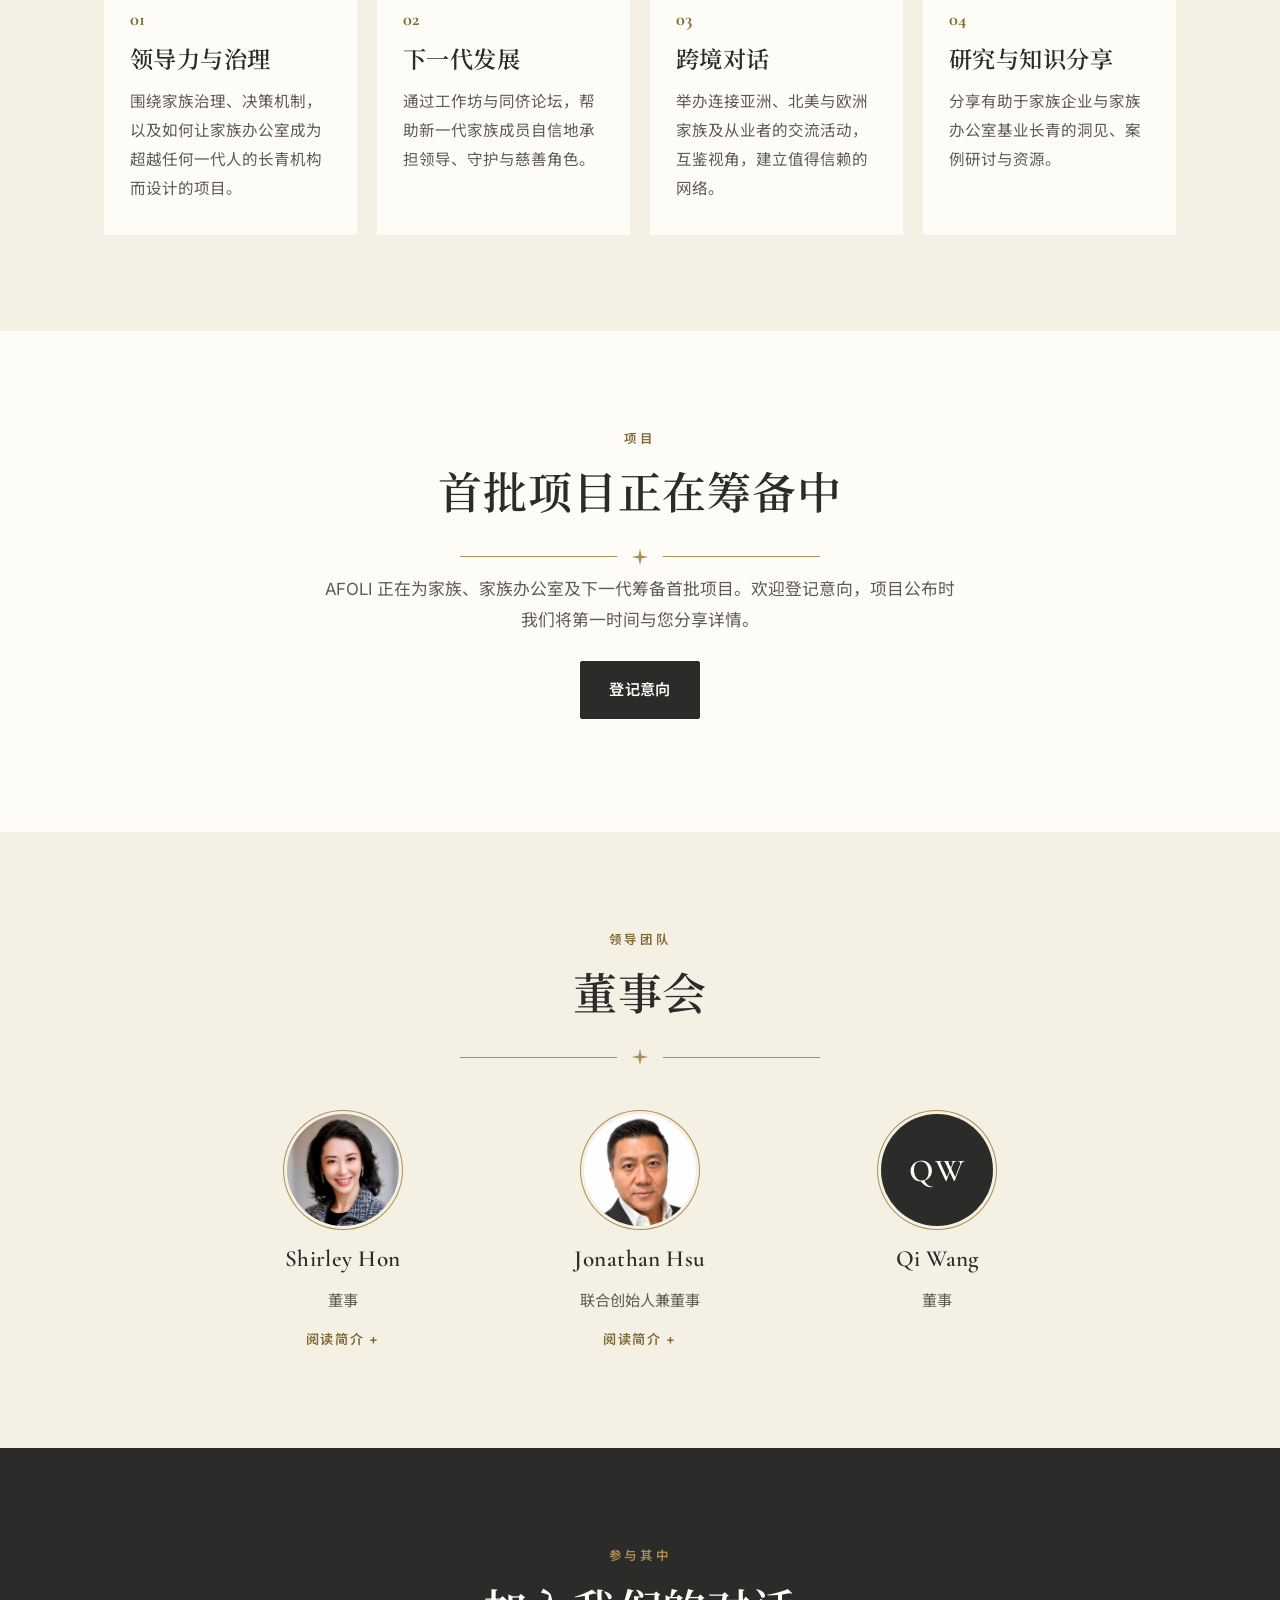
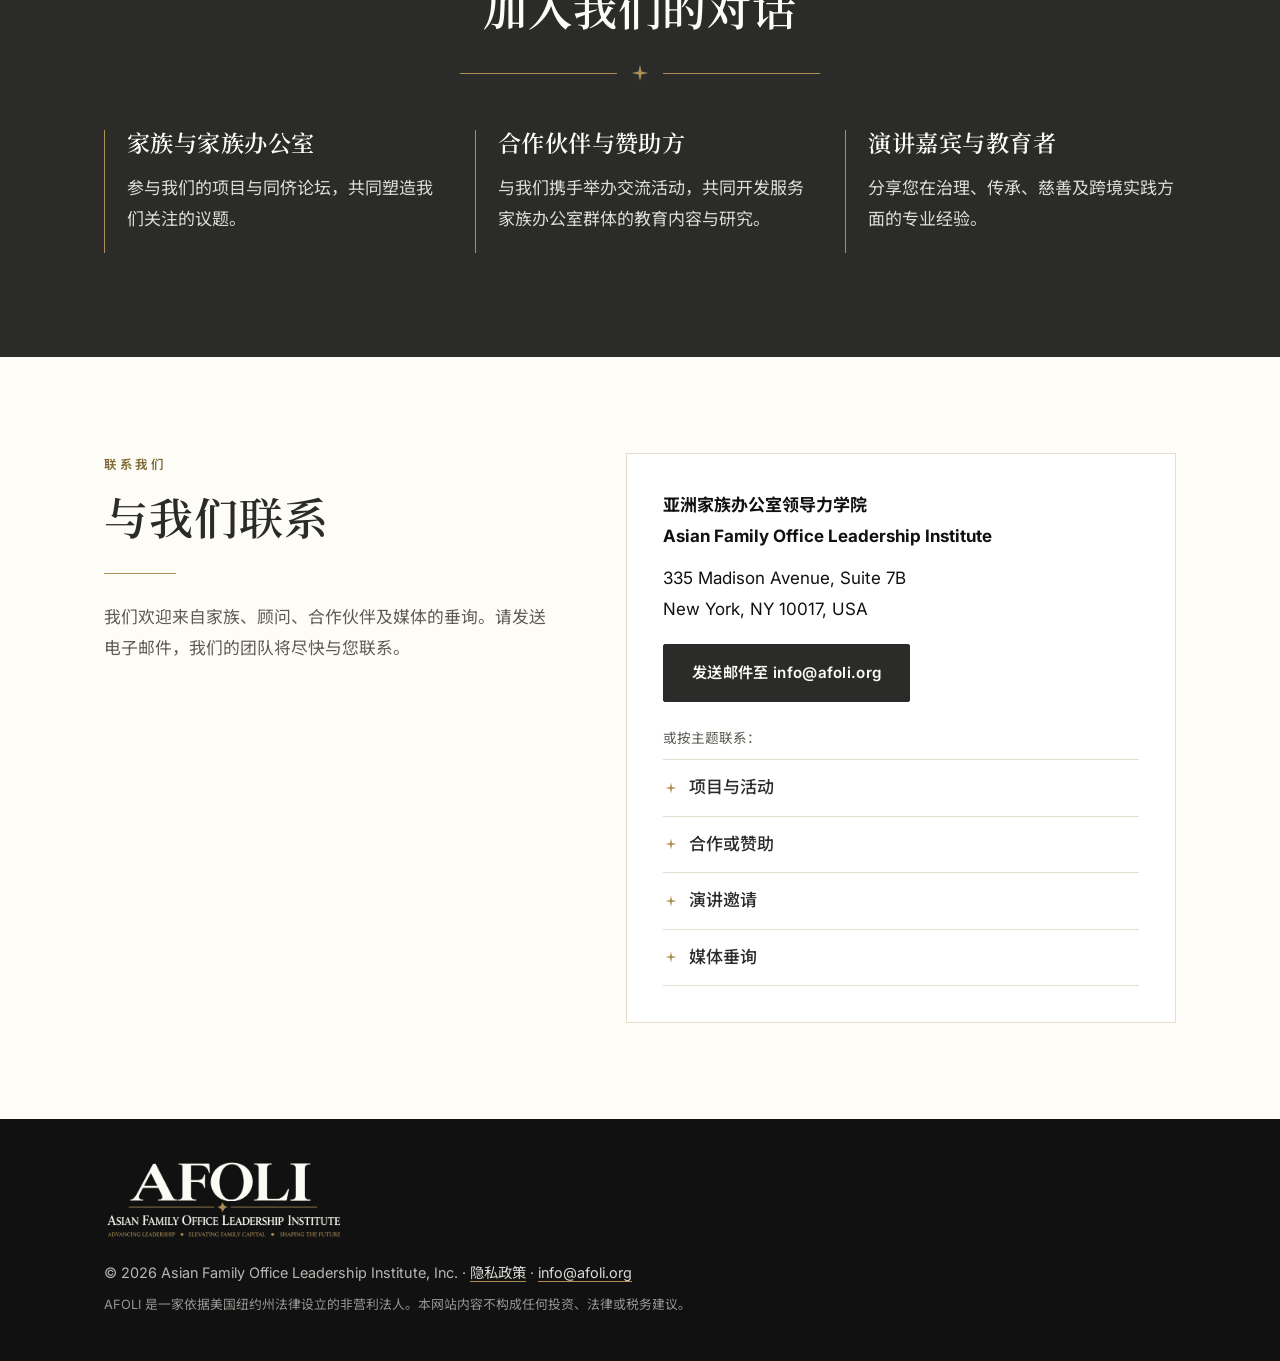
<file: zh/index.html>
<!DOCTYPE html>
<html lang="zh-Hans">
<head>
  <meta charset="UTF-8">
  <meta name="viewport" content="width=device-width, initial-scale=1.0">
  <title>AFOLI | 亚洲家族办公室领导力学院</title>
  <meta name="description" content="亚洲家族办公室领导力学院（AFOLI）是一家位于纽约的非营利机构，致力于为亚洲家族办公室及其服务的家族提供领导力教育、下一代发展与跨境交流。">
  <meta name="theme-color" content="#2B2B2A">
  <link rel="canonical" href="https://www.afoli.org/zh/">
  <link rel="alternate" hreflang="en" href="https://www.afoli.org/">
  <link rel="alternate" hreflang="zh-Hans" href="https://www.afoli.org/zh/">
  <link rel="alternate" hreflang="zh-Hant" href="https://www.afoli.org/zh-hant/">
  <link rel="alternate" hreflang="x-default" href="https://www.afoli.org/">
  <meta property="og:title" content="AFOLI | 亚洲家族办公室领导力学院">
  <meta property="og:description" content="引领领导力，提升家族资本，共创未来。">
  <meta property="og:url" content="https://www.afoli.org/zh/">
  <meta property="og:type" content="website">
  <meta property="og:locale" content="zh_CN">
  <meta property="og:image" content="https://www.afoli.org/og-image.png">
  <meta property="og:image:width" content="1200">
  <meta property="og:image:height" content="630">
  <meta name="twitter:card" content="summary_large_image">
  <link rel="icon" type="image/svg+xml" href="../favicon.svg">
  <link rel="apple-touch-icon" href="../apple-touch-icon.png">
  <link rel="preconnect" href="https://fonts.googleapis.com">
  <link rel="preconnect" href="https://fonts.gstatic.com" crossorigin>
  <link href="https://fonts.googleapis.com/css2?family=Cormorant+Garamond:wght@500;600;700&family=Inter:wght@400;500;600&family=Noto+Sans+SC:wght@400;500;600&family=Noto+Serif+SC:wght@600;700&display=swap" rel="stylesheet">
  <link rel="stylesheet" href="../styles.css">
</head>
<body>
  <a class="skip" href="#main">跳至正文</a>

  <header class="site-header" id="top">
    <div class="wrap nav">
      <a class="brand" href="#top" aria-label="AFOLI 首页">
        <img src="../logo-wordmark.png" alt="AFOLI" width="151" height="34">
      </a>
      <button class="menu-toggle" aria-expanded="false" aria-controls="nav-links">菜单</button>
      <nav id="nav-links" class="nav-links" aria-label="主导航">
        <a href="#mission">使命</a>
        <a href="#work">我们的工作</a>
        <a href="#programs">项目</a>
        <a href="#board">董事会</a>
        <a class="btn btn-small" href="#contact">联系我们</a>
        <span class="lang" aria-label="语言"><a href="/" lang="en">EN</a><a href="/zh/" aria-current="true" lang="zh-Hans">简</a><a href="/zh-hant/" lang="zh-Hant">繁</a></span>
      </nav>
    </div>
  </header>

  <main id="main">
    <section class="hero">
      <div class="wrap hero-inner">
        <img class="hero-logo" src="../logo-light.png" alt="AFOLI 亚洲家族办公室领导力学院" width="1200" height="406">
        <h1>跨越代际与国界，守护家族传承</h1>
        <p class="lede">AFOLI 是一家非营利机构，致力于在领导力、家族治理与下一代发展方面，为亚洲家族办公室及其服务的家族提供支持。</p>
        <div class="hero-actions">
          <a class="btn" href="#contact">参与其中</a>
          <a class="btn btn-ghost" href="#mission">了解更多</a>
        </div>
      </div>
    </section>

    <section id="mission" class="section">
      <div class="wrap two-col">
        <div>
          <p class="eyebrow">我们的使命</p>
          <h2>为推动家族企业传承的人们，提供教育与交流平台</h2>
          <div class="rule" aria-hidden="true"></div>
        </div>
        <div class="prose">
          <p>亚洲及海外亚裔社群的家族办公室，正经历一场前所未有的财富、责任与价值观向新一代的传承。他们面临的许多问题不只关乎财务，更关乎治理、传承、使命，以及如何跨越不同文化与法域开展工作。</p>
          <p>AFOLI 汇聚家族掌门人、下一代家族成员、顾问与教育者，让彼此相互学习、分享良好实践，并建立实现长期守护与传承所需的关系。</p>
        </div>
      </div>
    </section>

    <section id="work" class="section section-tint">
      <div class="wrap">
        <p class="eyebrow center">我们的工作</p>
        <h2 class="center">四大重点领域</h2>
        <div class="divider" aria-hidden="true"><span></span><svg viewBox="0 0 24 24"><path d="M12 1 L14 10 L23 12 L14 14 L12 23 L10 14 L1 12 L10 10 Z"/></svg><span></span></div>
        <div class="cards">
          <article class="card">
            <span class="card-num">01</span>
            <h3>领导力与治理</h3>
            <p>围绕家族治理、决策机制，以及如何让家族办公室成为超越任何一代人的长青机构而设计的项目。</p>
          </article>
          <article class="card">
            <span class="card-num">02</span>
            <h3>下一代发展</h3>
            <p>通过工作坊与同侪论坛，帮助新一代家族成员自信地承担领导、守护与慈善角色。</p>
          </article>
          <article class="card">
            <span class="card-num">03</span>
            <h3>跨境对话</h3>
            <p>举办连接亚洲、北美与欧洲家族及从业者的交流活动，互鉴视角，建立值得信赖的网络。</p>
          </article>
          <article class="card">
            <span class="card-num">04</span>
            <h3>研究与知识分享</h3>
            <p>分享有助于家族企业与家族办公室基业长青的洞见、案例研讨与资源。</p>
          </article>
        </div>
      </div>
    </section>

    <section id="programs" class="section">
      <div class="wrap programs">
        <p class="eyebrow center">项目</p>
        <h2 class="center">首批项目正在筹备中</h2>
        <div class="divider" aria-hidden="true"><span></span><svg viewBox="0 0 24 24"><path d="M12 1 L14 10 L23 12 L14 14 L12 23 L10 14 L1 12 L10 10 Z"/></svg><span></span></div>
        <p class="prose center narrow">AFOLI 正在为家族、家族办公室及下一代筹备首批项目。欢迎登记意向，项目公布时我们将第一时间与您分享详情。</p>
        <p class="center"><a class="btn btn-dark" href="#contact">登记意向</a></p>
      </div>
    </section>

    <section id="board" class="section section-tint">
      <div class="wrap">
        <p class="eyebrow center">领导团队</p>
        <h2 class="center">董事会</h2>
        <div class="divider" aria-hidden="true"><span></span><svg viewBox="0 0 24 24"><path d="M12 1 L14 10 L23 12 L14 14 L12 23 L10 14 L1 12 L10 10 Z"/></svg><span></span></div>
        <div class="board">
          <div class="person">
            <img class="avatar avatar-photo" src="../shirley-hon.jpg" alt="Shirley Hon" width="480" height="480" loading="lazy">
            <h3>Shirley Hon</h3>
            <p>董事</p>
            <details class="bio">
              <summary>阅读简介</summary>
              <p>Shirley Hon 是 GloboConsult 的创始人。GloboConsult 是一家总部位于纽约、专注服务亚洲家族办公室的独立顾问公司。她在家族办公室领域深耕逾十年。</p>
              <p>她曾在香港一家知名家族办公室担任幕僚长，后又出任一家东南亚家族办公室进驻华尔街时的幕僚长。此前，她曾担任联合国全球契约（UN Global Compact）对外关系负责人，负责搭建其中国平台。</p>
              <p>她经常在纽约哈佛俱乐部、纽约大学及康奈尔大学等场合，就家族治理与亚洲家族的跨境发展发表演讲。</p>
            </details>
          </div>
          <div class="person">
            <img class="avatar avatar-photo" src="../jonathan-hsu.jpg" alt="Jonathan Hsu" width="480" height="480" loading="lazy">
            <h3>Jonathan Hsu</h3>
            <p>联合创始人兼董事</p>
            <details class="bio">
              <summary>阅读简介</summary>
              <p>Jonathan Hsu 是 AFOLI 联合创始人，在高管领导、投资者关系、国际业务拓展及全球活动管理方面拥有数十年经验。</p>
              <p>他曾在新光金融控股及 IMM International 担任高管。IMM International 总部位于台北，是“国际龙奖”（IDA）的主办机构。他还在推动 Registered Financial Consultant（RFC&reg;）认证于台湾、中国大陆、香港及澳门的建立与拓展中发挥了关键作用。</p>
              <p>通过 AFOLI，Jonathan 致力于建立跨越国界的长久关系，打造促进长期深度合作的平台。</p>
            </details>
          </div>
          <div class="person">
            <div class="avatar" aria-hidden="true">QW</div>
            <h3>Qi Wang</h3>
            <p>董事</p>
          </div>
        </div>
      </div>
    </section>

    <section id="involved" class="section section-dark">
      <div class="wrap">
        <p class="eyebrow center">参与其中</p>
        <h2 class="center">加入我们的对话</h2>
        <div class="divider" aria-hidden="true"><span></span><svg viewBox="0 0 24 24"><path d="M12 1 L14 10 L23 12 L14 14 L12 23 L10 14 L1 12 L10 10 Z"/></svg><span></span></div>
        <div class="involve">
          <div>
            <h3>家族与家族办公室</h3>
            <p>参与我们的项目与同侪论坛，共同塑造我们关注的议题。</p>
          </div>
          <div>
            <h3>合作伙伴与赞助方</h3>
            <p>与我们携手举办交流活动，共同开发服务家族办公室群体的教育内容与研究。</p>
          </div>
          <div>
            <h3>演讲嘉宾与教育者</h3>
            <p>分享您在治理、传承、慈善及跨境实践方面的专业经验。</p>
          </div>
        </div>
      </div>
    </section>

    <section id="contact" class="section">
      <div class="wrap two-col">
        <div>
          <p class="eyebrow">联系我们</p>
          <h2>与我们联系</h2>
          <div class="rule" aria-hidden="true"></div>
          <p class="prose">我们欢迎来自家族、顾问、合作伙伴及媒体的垂询。请发送电子邮件，我们的团队将尽快与您联系。</p>
        </div>
        <div class="contact-panel">
          <address class="contact-card">
            <p><strong>亚洲家族办公室领导力学院<br>Asian Family Office Leadership Institute</strong></p>
            <p>335 Madison Avenue, Suite 7B<br>New York, NY 10017, USA</p>
          </address>
          <p><a class="btn btn-dark" href="mailto:info@afoli.org">发送邮件至 info@afoli.org</a></p>
          <p class="topics-lead">或按主题联系：</p>
          <ul class="topics">
              <li><a href="mailto:info@afoli.org?subject=Programs%20%26%20events"><svg viewBox="0 0 24 24" aria-hidden="true"><path d="M12 1 L14 10 L23 12 L14 14 L12 23 L10 14 L1 12 L10 10 Z"/></svg><span>项目与活动</span></a></li>
              <li><a href="mailto:info@afoli.org?subject=Partnership%20or%20sponsorship"><svg viewBox="0 0 24 24" aria-hidden="true"><path d="M12 1 L14 10 L23 12 L14 14 L12 23 L10 14 L1 12 L10 10 Z"/></svg><span>合作或赞助</span></a></li>
              <li><a href="mailto:info@afoli.org?subject=Speaking"><svg viewBox="0 0 24 24" aria-hidden="true"><path d="M12 1 L14 10 L23 12 L14 14 L12 23 L10 14 L1 12 L10 10 Z"/></svg><span>演讲邀请</span></a></li>
              <li><a href="mailto:info@afoli.org?subject=Media%20enquiry"><svg viewBox="0 0 24 24" aria-hidden="true"><path d="M12 1 L14 10 L23 12 L14 14 L12 23 L10 14 L1 12 L10 10 Z"/></svg><span>媒体垂询</span></a></li>
          </ul>
        </div>
      </div>
    </section>
  </main>

  <footer class="site-footer">
    <div class="wrap footer-inner">
      <img class="footer-logo" src="../logo-light.png" alt="AFOLI" width="240" height="81">
      <p>&copy; <span id="year">2026</span> Asian Family Office Leadership Institute, Inc. &middot; <a href="../privacy.html">隐私政策</a> &middot; <a href="mailto:info@afoli.org">info@afoli.org</a></p>
      <p class="small">AFOLI 是一家依据美国纽约州法律设立的非营利法人。本网站内容不构成任何投资、法律或税务建议。</p>
    </div>
  </footer>

  <script>
    (function () {
      var btn = document.querySelector('.menu-toggle');
      var links = document.getElementById('nav-links');
      btn.addEventListener('click', function () {
        var open = links.classList.toggle('open');
        btn.setAttribute('aria-expanded', open ? 'true' : 'false');
      });
      links.addEventListener('click', function (e) {
        if (e.target.tagName === 'A') { links.classList.remove('open'); btn.setAttribute('aria-expanded', 'false'); }
      });
      document.getElementById('year').textContent = new Date().getFullYear();
    })();
  </script>
</body>
</html>
</file>
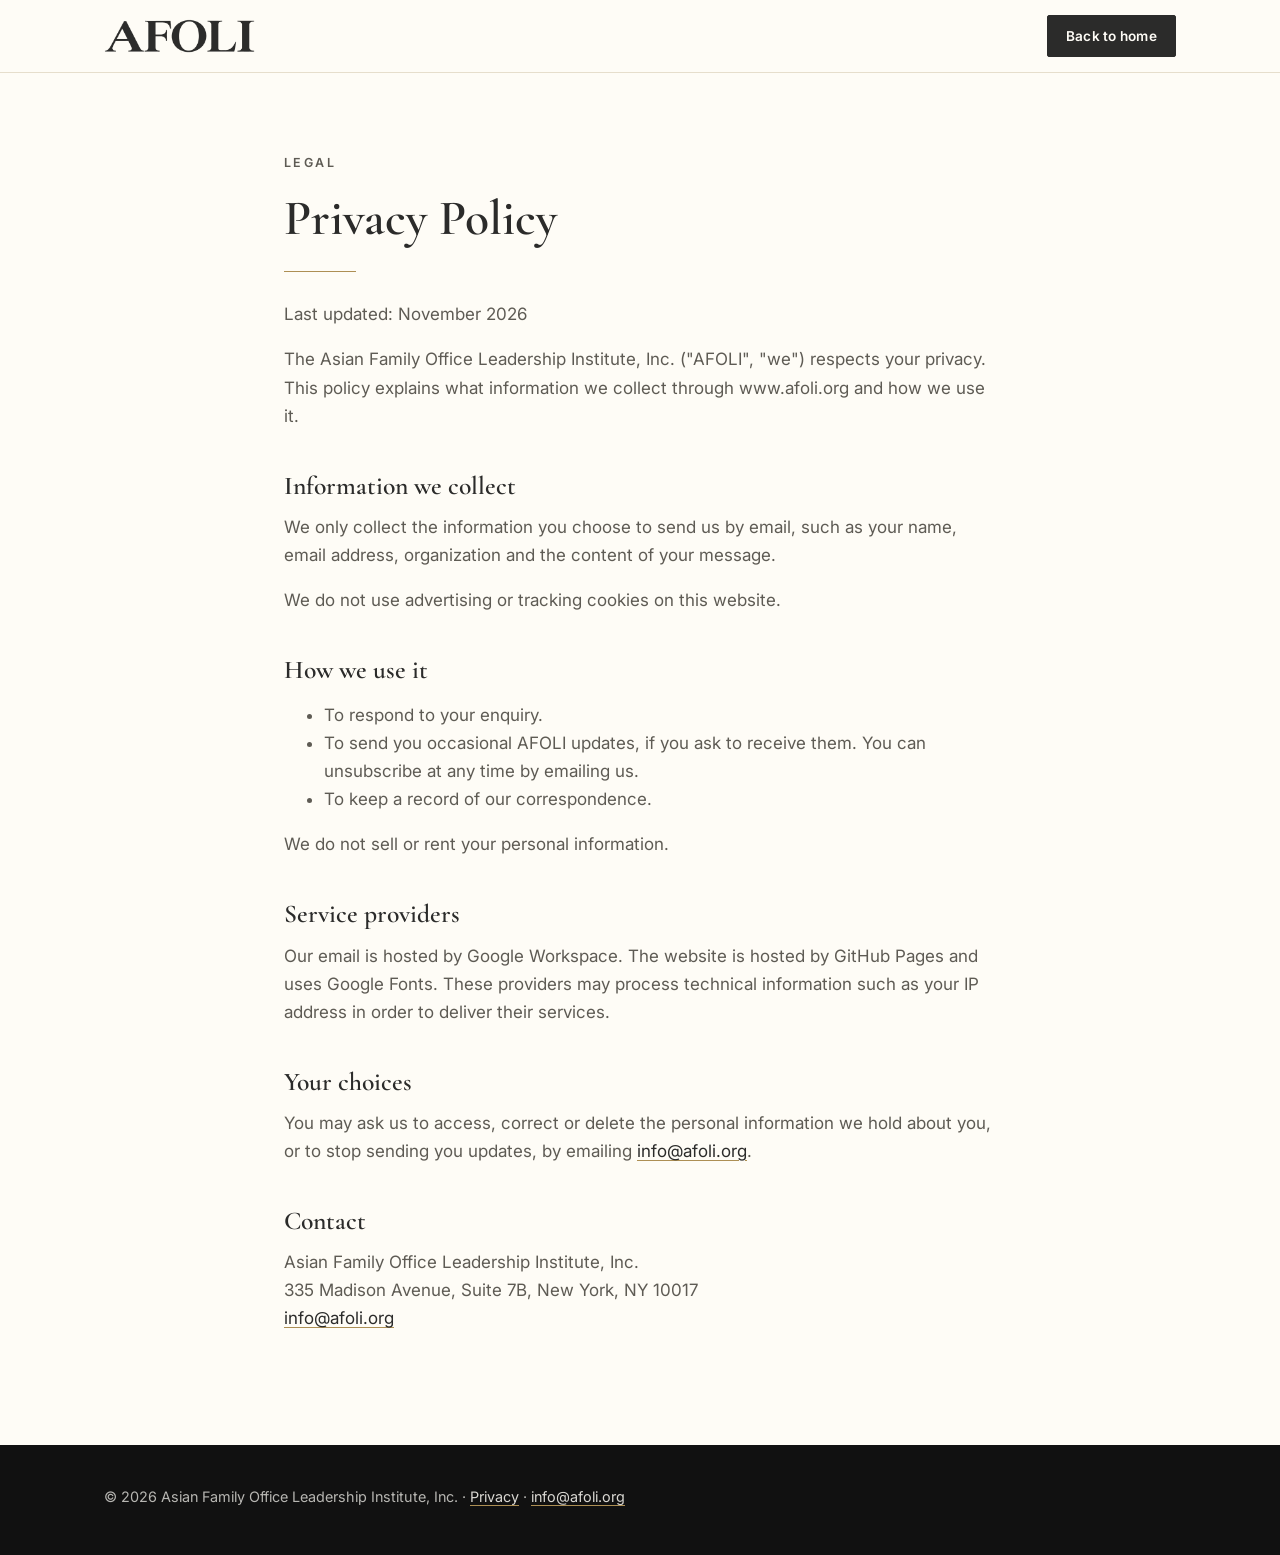
<file: privacy.html>
<!DOCTYPE html>
<html lang="en">
<head>
  <meta charset="UTF-8">
  <meta name="viewport" content="width=device-width, initial-scale=1.0">
  <title>Privacy Policy | AFOLI</title>
  <meta name="robots" content="index, follow">
  <meta name="theme-color" content="#2B2B2A">
  <link rel="icon" type="image/svg+xml" href="favicon.svg">
  <link rel="apple-touch-icon" href="apple-touch-icon.png">
  <link rel="preconnect" href="https://fonts.googleapis.com">
  <link rel="preconnect" href="https://fonts.gstatic.com" crossorigin>
  <link href="https://fonts.googleapis.com/css2?family=Cormorant+Garamond:wght@500;600;700&family=Inter:wght@400;500;600&display=swap" rel="stylesheet">
  <link rel="stylesheet" href="styles.css">
</head>
<body>
  <header class="site-header">
    <div class="wrap nav">
      <a class="brand" href="/" aria-label="AFOLI home"><img src="logo-wordmark.png" alt="AFOLI" width="151" height="34"></a>
      <a class="btn btn-small btn-dark" href="/">Back to home</a>
    </div>
  </header>
  <main class="page">
    <div class="wrap">
      <p class="eyebrow">Legal</p>
      <h1>Privacy Policy</h1>
      <div class="rule" aria-hidden="true"></div>
      <p>Last updated: November 2026</p>
      <p>The Asian Family Office Leadership Institute, Inc. ("AFOLI", "we") respects your privacy. This policy explains what information we collect through www.afoli.org and how we use it.</p>
      <h2>Information we collect</h2>
      <p>We only collect the information you choose to send us by email, such as your name, email address, organization and the content of your message.</p>
      <p>We do not use advertising or tracking cookies on this website.</p>
      <h2>How we use it</h2>
      <ul>
        <li>To respond to your enquiry.</li>
        <li>To send you occasional AFOLI updates, if you ask to receive them. You can unsubscribe at any time by emailing us.</li>
        <li>To keep a record of our correspondence.</li>
      </ul>
      <p>We do not sell or rent your personal information.</p>
      <h2>Service providers</h2>
      <p>Our email is hosted by Google Workspace. The website is hosted by GitHub Pages and uses Google Fonts. These providers may process technical information such as your IP address in order to deliver their services.</p>
      <h2>Your choices</h2>
      <p>You may ask us to access, correct or delete the personal information we hold about you, or to stop sending you updates, by emailing <a href="mailto:info@afoli.org">info@afoli.org</a>.</p>
      <h2>Contact</h2>
      <p>Asian Family Office Leadership Institute, Inc.<br>335 Madison Avenue, Suite 7B, New York, NY 10017<br><a href="mailto:info@afoli.org">info@afoli.org</a></p>

    </div>
  </main>
  <footer class="site-footer">
    <div class="wrap footer-inner">
      <p>&copy; 2026 Asian Family Office Leadership Institute, Inc. &middot; <a href="privacy.html">Privacy</a> &middot; <a href="mailto:info@afoli.org">info@afoli.org</a></p>
    </div>
  </footer>
</body>
</html>
</file>
<file: styles.css>
/* AFOLI brand palette (AFOLI Official Color Reference) */
:root {
  --gold: #AD8F54;        /* Antique Gold: lines, star, accents */
  --gold-text: #806835;   /* darker gold for small text on ivory (WCAG AA) */
  --charcoal: #2B2B2A;    /* Charcoal: AFOLI lettering, dark sections */
  --ivory: #FEFCF6;       /* Warm Ivory: background */
  --black: #111111;       /* Soft Black: body text, footer */
  --stone: #F5F0E4;       /* tinted ivory for alternate sections */
  --line: #E6DECC;
  --muted: #5E5B54;
  --serif: "Cormorant Garamond", Georgia, "Times New Roman", serif;
  --sans: "Inter", -apple-system, BlinkMacSystemFont, "Segoe UI", Roboto, sans-serif;
}

*, *::before, *::after { box-sizing: border-box; }
html { scroll-behavior: smooth; }
body {
  margin: 0;
  font-family: var(--sans);
  font-size: 17px;
  line-height: 1.65;
  color: var(--black);
  background: var(--ivory);
}
img { max-width: 100%; display: block; }
a { color: var(--charcoal); text-decoration-color: var(--gold); text-underline-offset: 3px; }
a:hover { color: var(--gold-text); }
h1, h2, h3 { font-family: var(--serif); font-weight: 600; line-height: 1.15; margin: 0 0 .5em; color: var(--charcoal); }
h1 { font-size: clamp(2rem, 4.2vw, 3.1rem); }
h2 { font-size: clamp(1.9rem, 3.6vw, 2.75rem); }
h3 { font-size: 1.45rem; }
p { margin: 0 0 1em; }

.wrap { width: 100%; max-width: 1120px; margin: 0 auto; padding: 0 24px; }
.center { text-align: center; }
.narrow { max-width: 640px; margin-left: auto; margin-right: auto; }
.skip { position: absolute; left: -9999px; }
.skip:focus { left: 16px; top: 16px; background: #fff; padding: 8px 12px; z-index: 100; }

.eyebrow {
  font-size: .78rem; font-weight: 600; letter-spacing: .2em; text-transform: uppercase;
  color: var(--gold-text); margin-bottom: 1rem;
}
.section-dark .eyebrow, .hero .eyebrow { color: var(--gold); }

/* Gold rule and star divider, echoing the logo */
.rule { width: 72px; height: 1px; background: var(--gold); margin: 8px 0 28px; }
.divider { display: flex; align-items: center; justify-content: center; gap: 14px; margin: 4px auto 8px; max-width: 360px; }
.divider span { flex: 1; height: 1px; background: var(--gold); }
.divider svg { width: 18px; height: 18px; fill: var(--gold); flex: none; }

/* Buttons */
.btn {
  display: inline-block; padding: 14px 28px; border-radius: 2px;
  background: var(--gold); color: var(--black); text-decoration: none;
  font-family: var(--sans); font-weight: 600; font-size: .95rem; letter-spacing: .02em;
  border: 1px solid var(--gold); cursor: pointer; transition: background .2s, color .2s, border-color .2s;
}
.btn:hover { background: #C2A56B; border-color: #C2A56B; color: var(--black); }
.btn-ghost { background: transparent; color: var(--ivory); border-color: rgba(254,252,246,.6); }
.btn-ghost:hover { background: rgba(254,252,246,.08); color: #fff; border-color: #fff; }
.btn-dark { background: var(--charcoal); color: var(--ivory); border-color: var(--charcoal); }
.btn-dark:hover { background: var(--black); border-color: var(--black); color: #fff; }
.btn-small { padding: 9px 18px; font-size: .85rem; }

/* Header */
.site-header {
  position: sticky; top: 0; z-index: 50;
  background: rgba(254,252,246,.96); backdrop-filter: blur(8px);
  border-bottom: 1px solid var(--line);
}
.nav { display: flex; align-items: center; justify-content: space-between; height: 72px; }
.brand { display: flex; align-items: center; text-decoration: none; }
.brand img { height: 34px; width: auto; }
.nav-links { display: flex; align-items: center; gap: 28px; }
.nav-links a { text-decoration: none; font-size: .92rem; font-weight: 500; color: var(--charcoal); }
.nav-links a:not(.btn):hover { color: var(--gold-text); }
.nav-links a.btn-small { background: var(--charcoal); color: var(--ivory); border-color: var(--charcoal); }
.nav-links a.btn-small:hover { background: var(--black); color: #fff; }
.lang { display: flex; gap: 2px; margin-left: -8px; }
.nav-links .lang a { font-size: .82rem; padding: 4px 6px; color: var(--muted); }
.nav-links .lang a[aria-current="true"] { color: var(--charcoal); font-weight: 600; text-decoration: underline; text-decoration-color: var(--gold); }

/* Chinese pages */
html[lang="zh-Hans"] { --serif: "Cormorant Garamond", "Noto Serif SC", "Songti SC", serif; --sans: "Inter", "Noto Sans SC", "PingFang SC", "Microsoft YaHei", sans-serif; }
html[lang="zh-Hant"] { --serif: "Cormorant Garamond", "Noto Serif TC", "Songti TC", serif; --sans: "Inter", "Noto Sans TC", "PingFang TC", "Microsoft JhengHei", sans-serif; }
html[lang^="zh"] body { line-height: 1.85; }
html[lang^="zh"] h1, html[lang^="zh"] h2, html[lang^="zh"] h3 { line-height: 1.35; letter-spacing: .02em; }
html[lang^="zh"] .eyebrow { letter-spacing: .3em; }

.menu-toggle { display: none; background: none; border: 1px solid var(--charcoal); color: var(--charcoal); padding: 6px 14px; font: inherit; font-size: .85rem; cursor: pointer; }

/* Hero */
.hero {
  background:
    radial-gradient(circle at 85% 15%, rgba(173,143,84,.16), transparent 45%),
    linear-gradient(165deg, var(--charcoal) 0%, var(--black) 100%);
  color: var(--ivory);
  padding: 110px 0 120px;
}
.hero-inner { text-align: center; }
.hero-logo { width: 100%; max-width: 640px; height: auto; margin: 0 auto 56px; }
.hero h1 { color: var(--ivory); max-width: 760px; margin-left: auto; margin-right: auto; }
.hero .lede { font-size: 1.15rem; max-width: 640px; margin-left: auto; margin-right: auto; color: rgba(254,252,246,.82); }
.hero-actions { display: flex; flex-wrap: wrap; justify-content: center; gap: 14px; margin-top: 2rem; }

/* Sections */
.section { padding: 96px 0; }
.section-tint { background: var(--stone); }
.section-dark { background: var(--charcoal); color: rgba(254,252,246,.85); }
.section-dark h2, .section-dark h3 { color: var(--ivory); }
.two-col { display: grid; grid-template-columns: 1fr 1.2fr; gap: 64px; align-items: start; }
.prose { color: var(--muted); font-size: 1.05rem; }

/* Cards */
.cards { display: grid; grid-template-columns: repeat(4, 1fr); gap: 20px; margin-top: 48px; }
.card { background: var(--ivory); padding: 32px 26px; border-top: 2px solid var(--gold); }
.card-num { font-family: var(--serif); font-size: 1.15rem; color: var(--gold-text); font-weight: 700; }
.card h3 { margin-top: .4em; }
.card p { color: var(--muted); font-size: .97rem; margin: 0; }

/* Programs */
.programs .btn { margin-top: .5rem; }

/* Board */
.board { display: grid; grid-template-columns: repeat(3, 1fr); gap: 32px; margin: 48px auto 0; max-width: 860px; }
.person { text-align: center; }
.avatar {
  width: 112px; height: 112px; border-radius: 50%; margin: 0 auto 18px;
  display: grid; place-items: center;
  background: var(--charcoal); color: var(--ivory);
  font-family: var(--serif); font-size: 2rem; font-weight: 600; letter-spacing: .05em;
  box-shadow: 0 0 0 3px var(--stone), 0 0 0 4px var(--gold);
}
.avatar-photo { object-fit: cover; padding: 0; }
.person > p { color: var(--muted); margin: 0; font-size: .95rem; }
.bio { margin-top: 12px; text-align: left; }
.bio summary {
  cursor: pointer; text-align: center; list-style: none;
  font-size: .82rem; font-weight: 600; letter-spacing: .12em; text-transform: uppercase; color: var(--gold-text);
}
.bio summary::-webkit-details-marker { display: none; }
.bio summary::after { content: " +"; }
.bio[open] summary::after { content: " \2013"; }
.bio p { font-size: .92rem; color: var(--muted); margin: 12px 0 0; }

/* Involve */
.involve { display: grid; grid-template-columns: repeat(3, 1fr); gap: 40px; margin: 48px 0 8px; }
.involve > div { border-left: 1px solid var(--gold); padding-left: 22px; }

/* Contact */
.contact-panel { background: #fff; border: 1px solid var(--line); padding: 36px; }
.contact-card { font-style: normal; }
.contact-card p { margin-bottom: .6em; }
.contact-panel .btn { margin-top: 8px; }
.topics-lead { font-size: .85rem; color: var(--muted); margin: 24px 0 8px; }
.topics { list-style: none; margin: 0; padding: 0; border-top: 1px solid var(--line); }
.topics li { border-bottom: 1px solid var(--line); }
.topics a { display: flex; align-items: center; gap: 12px; padding: 12px 2px; text-decoration: none; color: var(--charcoal); font-weight: 500; }
.topics a:hover { color: var(--gold-text); }
.topics svg { width: 12px; height: 12px; fill: var(--gold); flex: none; }

/* Simple content pages (privacy, thanks) */
.page { padding: 80px 0 96px; }
.page .wrap { max-width: 760px; }
.page h2 { font-size: 1.6rem; margin-top: 1.6em; }
.page p, .page li { color: var(--muted); }

/* Footer */
.site-footer { background: var(--black); color: rgba(254,252,246,.7); padding: 40px 0; font-size: .9rem; }
.site-footer a { color: rgba(254,252,246,.85); }
.site-footer a:hover { color: var(--gold); }
.footer-inner p { margin: 0 0 .4em; }
.footer-logo { width: 240px; height: auto; margin-bottom: 20px; }
.small { font-size: .8rem; opacity: .8; }

/* Responsive */
@media (max-width: 960px) {
  .cards { grid-template-columns: repeat(2, 1fr); }
  .two-col { grid-template-columns: 1fr; gap: 32px; }
}
@media (max-width: 720px) {
  body { font-size: 16px; }
  .wrap { padding: 0 16px; }
  .menu-toggle { display: block; }
  .nav-links {
    display: none; position: absolute; top: 72px; left: 0; right: 0;
    flex-direction: column; align-items: flex-start; gap: 0;
    background: var(--ivory); border-bottom: 1px solid var(--line); padding: 8px 16px 16px;
  }
  .nav-links.open { display: flex; }
  .nav-links a { padding: 12px 0; width: 100%; }
  .nav-links .btn-small { width: auto; margin-top: 8px; padding: 9px 18px; }
  .nav-links .lang { margin: 12px 0 0; }
  .nav-links .lang a { width: auto; padding: 4px 10px 4px 0; }
  .hero { padding: 72px 0 84px; }
  .hero-logo { margin-bottom: 40px; }
  .section { padding: 68px 0; }
  .cards, .board, .involve { grid-template-columns: 1fr; }
  .contact-panel { padding: 24px; }
}
</file>
